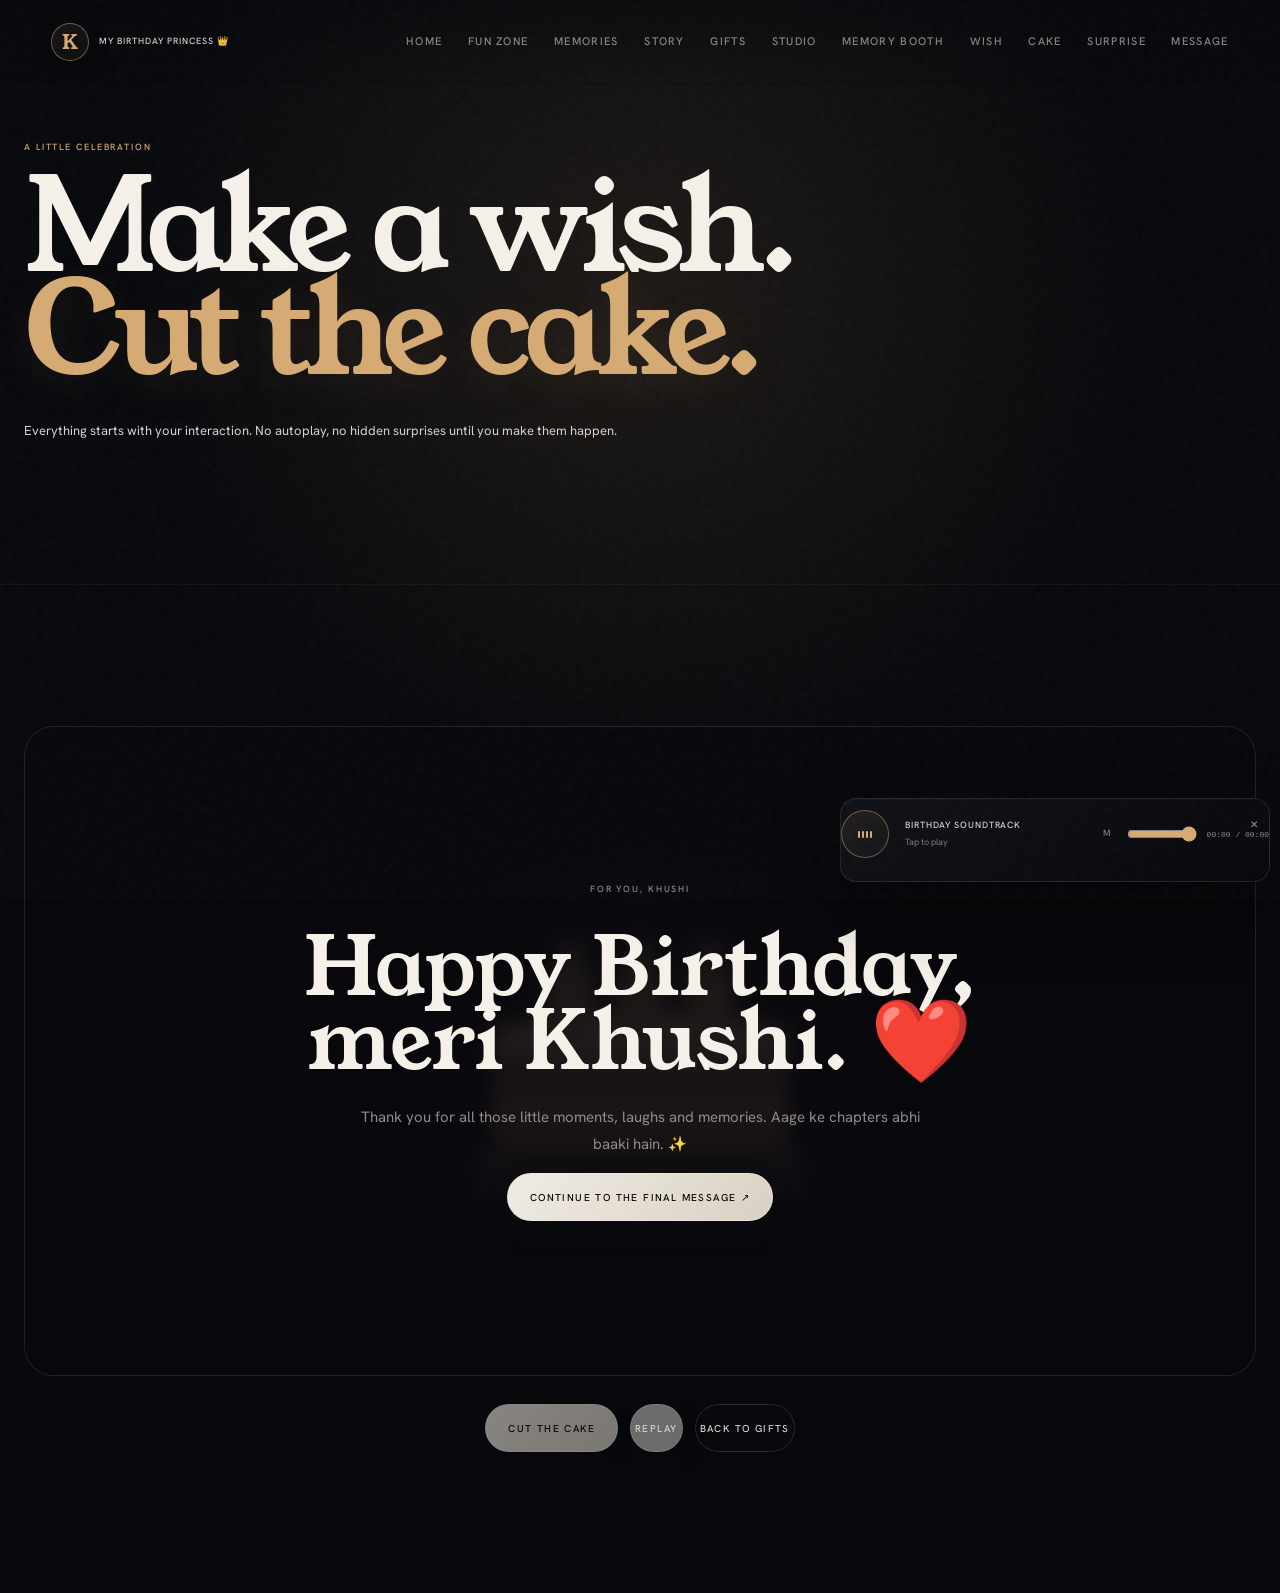
<file: cake-celebration.html>
<!doctype html><html lang="en"><head><meta charset="utf-8"><meta name="viewport" content="width=device-width,initial-scale=1,viewport-fit=cover"><meta name="description" content="A cinematic birthday cake celebration for Khushi."><meta name="theme-color" content="#08090d">
<link rel="icon" href="favicon.svg" type="image/svg+xml">
<link rel="manifest" href="site.webmanifest"><title>Cake Celebration · Khushi</title><link rel="preconnect" href="https://fonts.googleapis.com"><link rel="preconnect" href="https://fonts.gstatic.com" crossorigin><link href="https://fonts.googleapis.com/css2?family=Young+Serif&family=Hanken+Grotesk:wght@300;400;500;600&display=swap" rel="stylesheet"><link rel="stylesheet" href="css/style.css"><link rel="stylesheet" href="css/animations.css"><link rel="stylesheet" href="css/cake-celebration.css"><script src="js/config.js" defer></script><script src="js/progress.js" defer></script><script src="js/main.js" defer></script><script src="js/easter-eggs.js" defer></script><script src="js/cake-celebration.js" defer></script><script src="js/final-celebration.js" defer></script><link rel="stylesheet" href="css/part7-polish.css">
<link rel="preload" as="audio" href="music/birthday.mp3" type="audio/mpeg">
<link rel="stylesheet" href="css/v2-foundation.css"><link rel="stylesheet" href="css/final-celebration.css"></head><body class="page-cake-celebration"><a class="skip-link" href="#main-content">Skip to content</a><div class="page-transition" id="pageTransition" aria-hidden="true"><span class="transition-mark">K</span></div><div class="page-noise" aria-hidden="true"></div><header class="site-header"><a href="index.html" class="brand"><span class="brand-mark">K</span><span class="brand-text">My Birthday Princess 👑</span></a><button class="nav-toggle" id="navToggle" type="button" aria-label="Open navigation" aria-expanded="false"><span></span><span></span></button><nav class="site-nav" id="siteNav" aria-label="Main navigation"><a href="index.html" class="nav-link">Home</a><a href="fun-zone.html" class="nav-link">Fun Zone</a><a href="memories.html" class="nav-link">Memories</a><a href="story.html" class="nav-link">Story</a><a href="mystery-gifts.html" class="nav-link">Gifts</a><a href="sticker-studio.html" class="nav-link">Studio</a><a href="memory-booth.html" class="nav-link">Memory Booth</a><a href="wish-generator.html" class="nav-link">Wish</a><a href="cake-celebration.html" class="nav-link">Cake</a><a href="surprise.html" class="nav-link">Surprise</a><a href="message.html" class="nav-link">Message</a></nav></header><main id="main-content"><section class="cake-hero section"><div class="container"><p class="eyebrow">A little celebration</p><h1 class="page-title">Make a wish.<br><em>Cut the cake.</em></h1><p class="page-intro">Everything starts with your interaction. No autoplay, no hidden surprises until you make them happen.</p></div></section><section class="cinematic-cake section"><div class="container"><div class="cake-celebration-stage" id="cakeStage"><div class="cake-ambient"></div><div class="cake-plate"></div><div class="cake-art" id="cakeArt"><div class="cake-top"></div><div class="cake-layer cake-upper"></div><div class="cake-layer cake-lower"></div><div class="cake-base"></div><div class="candles" id="candles"><button class="cake-candle" type="button" data-candle="1" aria-label="Extinguish candle 1"><i></i></button><button class="cake-candle" type="button" data-candle="2" aria-label="Extinguish candle 2"><i></i></button><button class="cake-candle" type="button" data-candle="3" aria-label="Extinguish candle 3"><i></i></button></div><div class="cake-slice" id="cakeSlice" aria-hidden="true"></div></div><div class="cake-knife" id="cakeKnife" aria-hidden="true">🔪</div><div class="cake-status" id="cakeStatus" role="status" aria-live="polite">Tap each candle to begin.</div><div class="cake-message" id="cakeMessage" hidden><p class="eyebrow">For you, Khushi</p><h2>Happy Birthday,<br><em>meri Khushi. ❤️</em></h2><p>Thank you for all those little moments, laughs and memories. Aage ke chapters abhi baaki hain. ✨</p><a class="button button--primary" href="message.html">Continue to the final message ↗</a></div></div><div class="cake-actions"><button class="button button--primary" id="cutCake" type="button" disabled>Cut the cake</button><button class="button button--text" id="replayCake" type="button">Replay</button><a class="button button--text" href="mystery-gifts.html">Back to Gifts</a></div></div><noscript><div class="final-noscript-phone" aria-label="Final birthday message fallback"><div class="final-noscript-phone__screen"><p class="eyebrow">Final birthday message</p><h2>One Last Thing…</h2><p>The final personal message is available on the message page.</p><a class="button button--primary" href="message.html">Read the final message ↗</a></div></div></noscript>
<div class="final-celebration-entry" id="finalCelebrationEntry" hidden aria-live="polite">
<div class="final-celebration-entry__inner">
<p class="eyebrow">One final little chapter</p>
<h2>The celebration is ready.</h2>
<p>The cake is done. One last cinematic reveal is waiting whenever you are ready.</p>
<button class="button button--primary" id="openFinalCelebration" type="button">Open the final reveal ↗</button>
</div>
</div></section></main><div class="music-player" id="musicPlayer" aria-label="Birthday music player">
<audio id="birthdayAudio" preload="none" data-src="music/birthday.mp3" loop></audio>
<button class="music-main" id="musicToggle" type="button" aria-label="Play birthday music" aria-pressed="false"><span class="music-bars" aria-hidden="true"><i></i><i></i><i></i><i></i></span></button>
<div class="music-meta"><span class="music-title">Birthday soundtrack</span><span class="music-status" id="musicStatus">Tap to play</span></div>
<div class="music-controls"><button type="button" id="musicMute" aria-label="Mute music">M</button><input id="musicVolume" type="range" min="0" max="1" step="0.01" value="1" aria-label="Volume"><span id="musicTime">00:00 / 00:00</span></div>
<input class="music-progress" id="musicProgress" type="range" min="0" max="100" step="0.1" value="0" aria-label="Music progress">
<button class="music-close" id="musicClose" type="button" aria-label="Minimize music player">×</button>
</div>
<section class="final-celebration" id="finalCelebration" hidden aria-hidden="true" role="dialog" aria-modal="true" aria-labelledby="finalCelebrationTitle">
  <div class="final-celebration__backdrop" aria-hidden="true"></div>
  <div class="final-celebration__atmosphere" aria-hidden="true">
    <span class="final-celebration__orb final-celebration__orb--one"></span>
    <span class="final-celebration__orb final-celebration__orb--two"></span>
    <span class="final-celebration__tree" aria-hidden="true"></span>
  </div>
  <div class="final-celebration__scene">
    <div class="final-celebration__copy">
      <p class="eyebrow" id="finalCelebrationEyebrow">The final little surprise</p>
      <h2 id="finalCelebrationTitle">Happy Birthday,<br><em>Khushi.</em></h2>
      <p id="finalCelebrationStatus" class="final-celebration__status" role="status" aria-live="polite">The celebration is settling into one last reveal.</p>
    </div>
    <div class="final-phone" id="finalPhone" aria-label="Final birthday surprise phone">
      <div class="final-phone__hardware" aria-hidden="true">
        <span class="final-phone__speaker"></span><span class="final-phone__camera"></span>
      </div>
      <div class="final-phone__screen" id="finalPhoneScreen">
        <div class="final-phone__statusbar" aria-hidden="true"><span>Birthday</span><span>·</span><span>private</span></div>
        <div class="final-phone__screen-content final-phone__screen-content--sleep" id="finalPhoneSleep">
          <p class="final-phone__sleep-kicker">One last thing…</p>
          <div class="final-phone__sleep-glow" aria-hidden="true"></div>
        </div>
        <div class="final-phone__screen-content final-phone__screen-content--active" id="finalPhoneActive" hidden>
          <p class="final-phone__incoming-label">A final little message</p>
          <button class="final-phone__message-preview" id="openFinalMessage" type="button">
            <span class="final-phone__message-dot" aria-hidden="true"></span>
            <span><strong>One Last Thing…</strong><small>Tap to open</small></span>
          </button>
        </div>
        <div class="final-phone__screen-content final-phone__screen-content--message" id="finalPhoneMessage" hidden>
          <div class="final-phone__message-head">
            <div><span class="final-phone__message-kicker">Final message</span><strong>For Khushi.</strong></div>
            <button class="final-phone__mini-close" id="closeFinalMessage" type="button" aria-label="Close final message">×</button>
          </div>
          <article class="final-phone__letter" id="finalPhoneLetter" tabindex="0" aria-label="Final birthday message"></article>
          <div class="final-phone__message-actions">
            <button class="button button--text" id="backToPhone" type="button">Back to phone</button>
            <a class="button button--text" href="message.html">Read the full message ↗</a>
          </div>
        </div>
      </div>
      <button class="final-phone__screen-action" id="activateFinalPhone" type="button">Wake the final reveal</button>
    </div>
    <div class="final-celebration__actions">
      <button class="button button--primary" id="finalCelebrationContinue" type="button" hidden>Replay final reveal ↗</button>
      <button class="button button--text" id="closeFinalCelebration" type="button">Back to celebration</button>
    </div>
  </div>
</section>
</body></html>
</file>
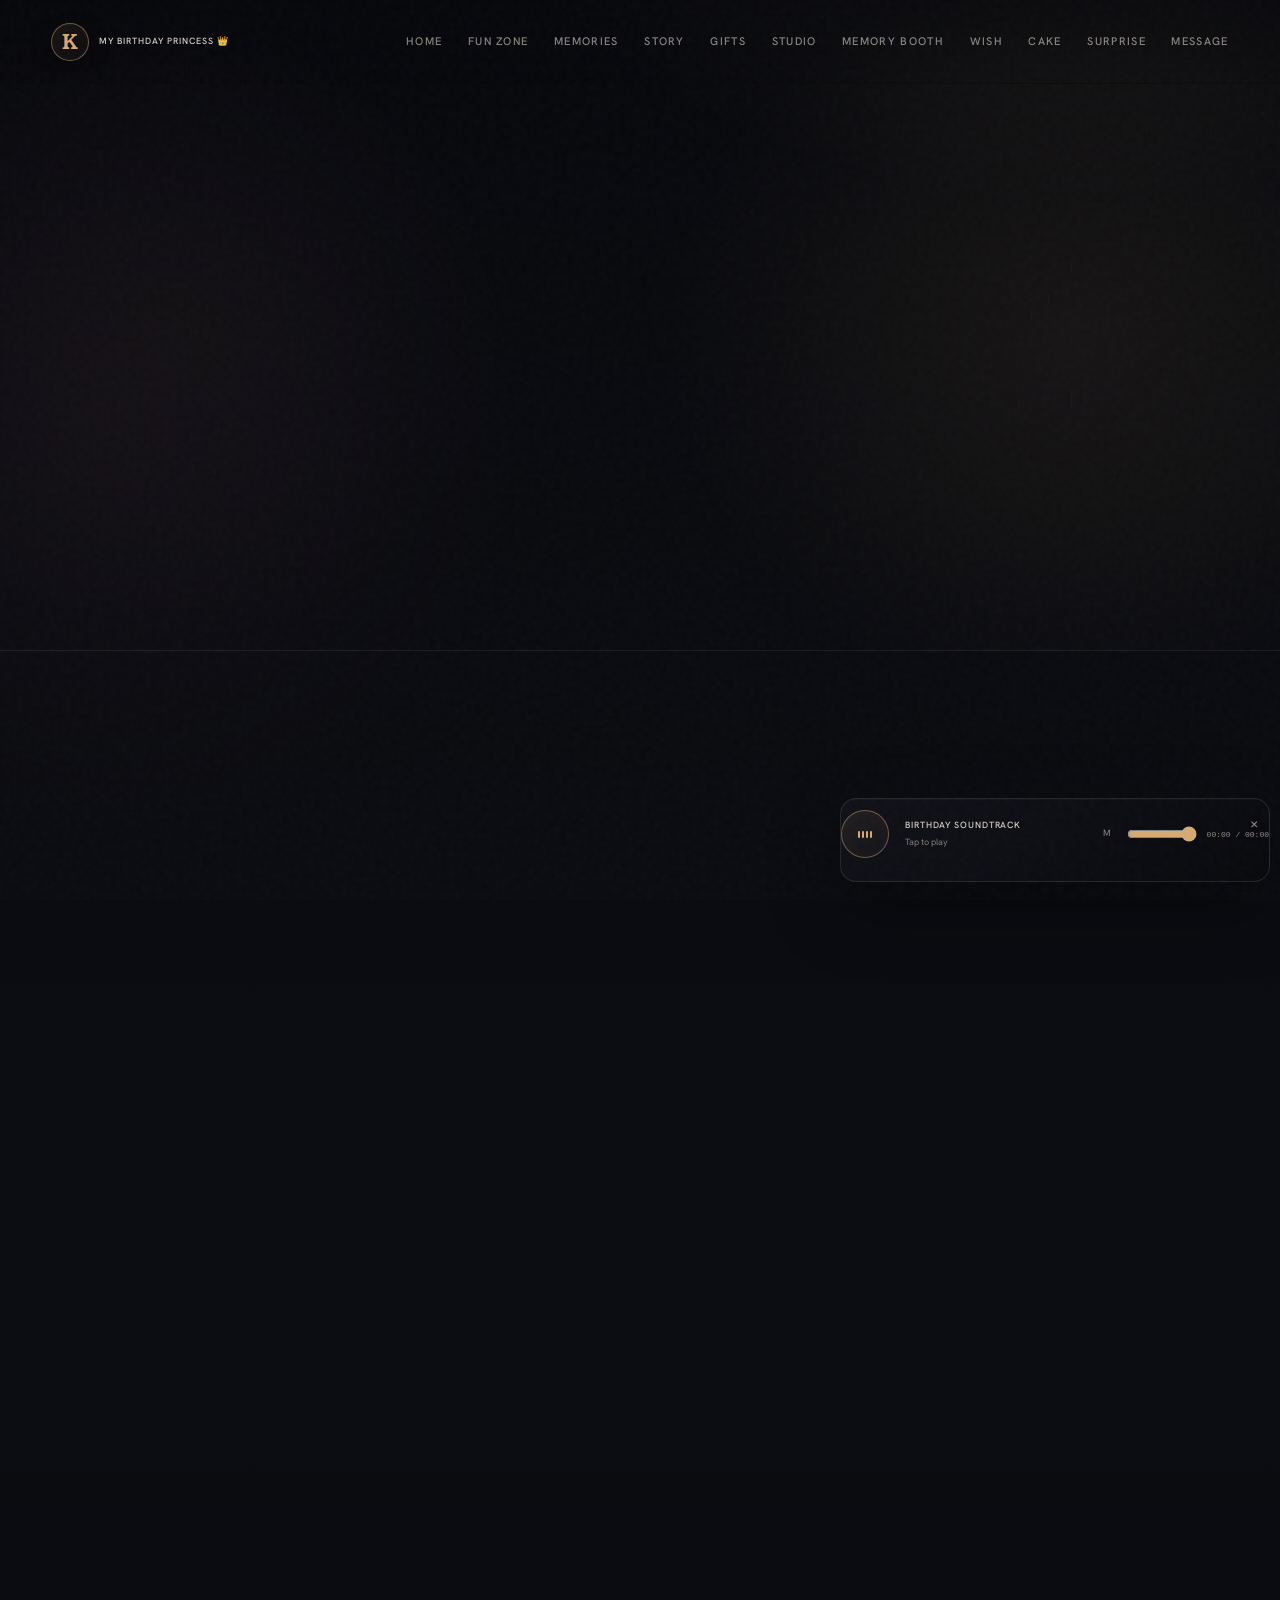
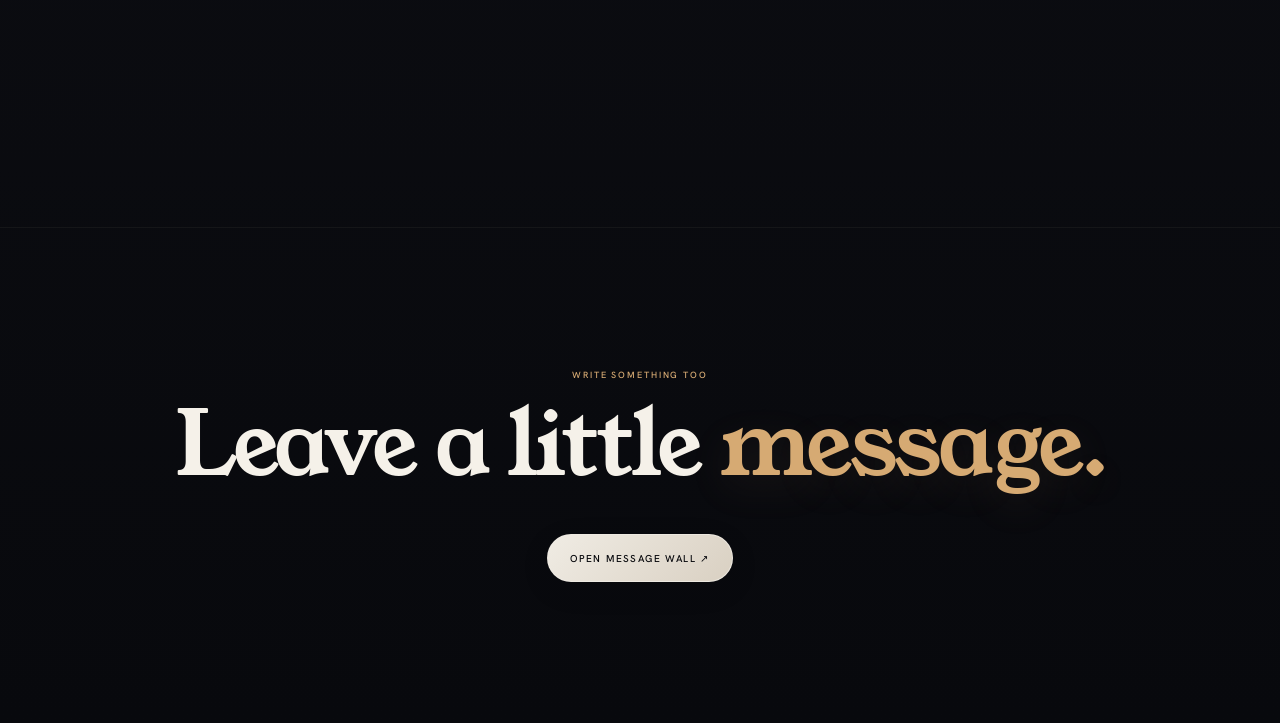
<file: memory-booth.html>
<!doctype html><html lang="en"><head><meta charset="utf-8"><meta name="viewport" content="width=device-width,initial-scale=1,viewport-fit=cover"><meta name="theme-color" content="#08090d">
<link rel="icon" href="favicon.svg" type="image/svg+xml">
<link rel="manifest" href="site.webmanifest"><meta name="description" content="Create a local birthday Memory Booth snapshot for Khushi."><title>Memory Booth · Khushi</title><link rel="preconnect" href="https://fonts.googleapis.com"><link rel="preconnect" href="https://fonts.gstatic.com" crossorigin><link href="https://fonts.googleapis.com/css2?family=Young+Serif&family=Hanken+Grotesk:wght@300;400;500;600&display=swap" rel="stylesheet"><link rel="stylesheet" href="css/style.css"><link rel="stylesheet" href="css/animations.css"><link rel="stylesheet" href="css/memory-booth.css"><script src="js/config.js" defer></script><script src="js/main.js" defer></script><script src="js/progress.js" defer></script><script src="js/easter-eggs.js" defer></script><script src="js/memory-booth.js" defer></script><link rel="stylesheet" href="css/part7-polish.css">
<link rel="preload" as="audio" href="music/birthday.mp3" type="audio/mpeg">
<link rel="stylesheet" href="css/v2-foundation.css"></head><body class="page-memory-booth"><a class="skip-link" href="#main-content">Skip to content</a><div class="page-transition" id="pageTransition" aria-hidden="true"><span class="transition-mark">K</span></div><div class="page-noise" aria-hidden="true"></div><header class="site-header"><a href="index.html" class="brand"><span class="brand-mark">K</span><span class="brand-text">My Birthday Princess 👑</span></a><button class="nav-toggle" id="navToggle" type="button" aria-label="Open navigation" aria-expanded="false"><span></span><span></span></button><nav class="site-nav" id="siteNav" aria-label="Main navigation"><a href="index.html" class="nav-link">Home</a><a href="fun-zone.html" class="nav-link">Fun Zone</a><a href="memories.html" class="nav-link">Memories</a><a href="story.html" class="nav-link">Story</a><a href="mystery-gifts.html" class="nav-link">Gifts</a><a href="sticker-studio.html" class="nav-link">Studio</a><a href="memory-booth.html" class="nav-link">Memory Booth</a><a href="wish-generator.html" class="nav-link">Wish</a><a href="cake-celebration.html" class="nav-link">Cake</a><a href="surprise.html" class="nav-link">Surprise</a><a href="message.html" class="nav-link">Message</a></nav></header><main id="main-content"><section class="page-hero booth-hero"><div class="container"><p class="eyebrow reveal">Keep a little moment</p><h1 class="page-title reveal">Memory<br><em>Booth.</em></h1><p class="page-intro reveal">Create a birthday-style snapshot. Use the demo mode anytime, or switch to your camera after you choose to grant permission.</p></div></section><section class="section"><div class="container"><div class="memory-booth-shell"><div class="booth-stage reveal"><div class="booth-preview-wrap"><img class="booth-demo" id="boothDemo" src="images/memories/memory-01.jpg" alt="Demo memory background"><video class="booth-video" id="boothVideo" playsinline muted aria-label="Memory Booth camera preview"></video><canvas class="booth-canvas" id="boothCanvas" aria-label="Captured memory"></canvas><div class="booth-overlay booth-frame--classic" id="boothOverlay"><span class="booth-sticker s1">⭐</span><span class="booth-sticker s2">✨</span><span class="booth-sticker s3">❤️</span><span class="booth-sticker s4">💫</span><div class="booth-caption" id="boothCaption">Birthday memories ✨</div></div></div><div class="booth-actions booth-actions--stage"><button class="button button--primary" id="boothCapture" type="button">Capture photo</button><button class="button button--text" id="boothRetake" type="button">Retake</button><button class="button button--text" id="boothUsePhoto" type="button">Use photo</button><button class="button button--text" id="boothDownload" type="button">Download ↗</button></div><p class="booth-status" id="boothStatus" role="status" aria-live="polite">Demo Memory is ready.</p></div><aside class="booth-controls"><div class="booth-panel reveal"><h3>Choose a mode</h3><div class="mode-tabs"><button class="mode-tab is-active" type="button" data-mode="demo">Demo Memory</button><button class="mode-tab" type="button" data-mode="camera">Camera Memory</button></div><p class="privacy-note">Your photo stays on your device and is not uploaded.</p></div><div class="booth-panel reveal"><h3>Frame</h3><div class="frame-grid"><button class="frame-button is-active" type="button" data-frame="classic">Classic</button><button class="frame-button" type="button" data-frame="midnight">Midnight</button><button class="frame-button" type="button" data-frame="soft">Soft</button><button class="frame-button" type="button" data-frame="stars">Stars</button><button class="frame-button" type="button" data-frame="minimal">Minimal</button></div></div><div class="booth-panel reveal"><h3>Caption</h3><div class="booth-caption-presets"><button class="caption-preset" type="button" data-caption="Birthday memories ✨">Birthday memories</button><button class="caption-preset" type="button" data-caption="Another beautiful memory ❤️">Beautiful memory</button><button class="caption-preset" type="button" data-caption="Made a little birthday magic 🎂">Birthday magic</button><button class="caption-preset" type="button" data-caption="One more memory to keep 🥰">One more memory</button></div><textarea class="booth-caption-input" id="boothCaptionInput" maxlength="120" placeholder="Write your own caption…" aria-label="Memory caption"></textarea></div><div class="booth-panel reveal"><h3>Stickers</h3><div class="booth-sticker-pick"><button type="button" data-sticker="🎂" aria-label="Add cake sticker">🎂</button><button type="button" data-sticker="🎈" aria-label="Add balloon sticker">🎈</button><button type="button" data-sticker="🎁" aria-label="Add gift sticker">🎁</button><button type="button" data-sticker="❤️" aria-label="Add heart sticker">❤️</button><button type="button" data-sticker="⭐" aria-label="Add star sticker">⭐</button><button type="button" data-sticker="✨" aria-label="Add sparkle sticker">✨</button></div></div><div class="booth-panel reveal"><div class="booth-actions"><button class="button button--text" id="boothSaveSettings" type="button">Save settings locally</button><a class="button button--text" href="sticker-studio.html">Sticker Studio ↗</a></div></div></aside></div></div></section><section class="section"><div class="container closing-content"><p class="eyebrow">Write something too</p><h2>Leave a little <em>message.</em></h2><a class="button button--primary" href="message.html">Open Message Wall ↗</a></div></section></main><div class="music-player" id="musicPlayer" aria-label="Birthday music player"><audio id="birthdayAudio" preload="none" data-src="music/birthday.mp3" loop></audio><button class="music-main" id="musicToggle" type="button" aria-label="Play birthday music" aria-pressed="false"><span class="music-bars" aria-hidden="true"><i></i><i></i><i></i><i></i></span></button><div class="music-meta"><span class="music-title">Birthday soundtrack</span><span class="music-status" id="musicStatus">Tap to play</span></div><div class="music-controls"><button type="button" id="musicMute" aria-label="Mute music">M</button><input id="musicVolume" type="range" min="0" max="1" step="0.01" value="1" aria-label="Volume"><span id="musicTime">00:00 / 00:00</span></div><input class="music-progress" id="musicProgress" type="range" min="0" max="100" step="0.1" value="0" aria-label="Music progress"><button class="music-close" id="musicClose" type="button" aria-label="Minimize music player">×</button></div></body></html>
</file>
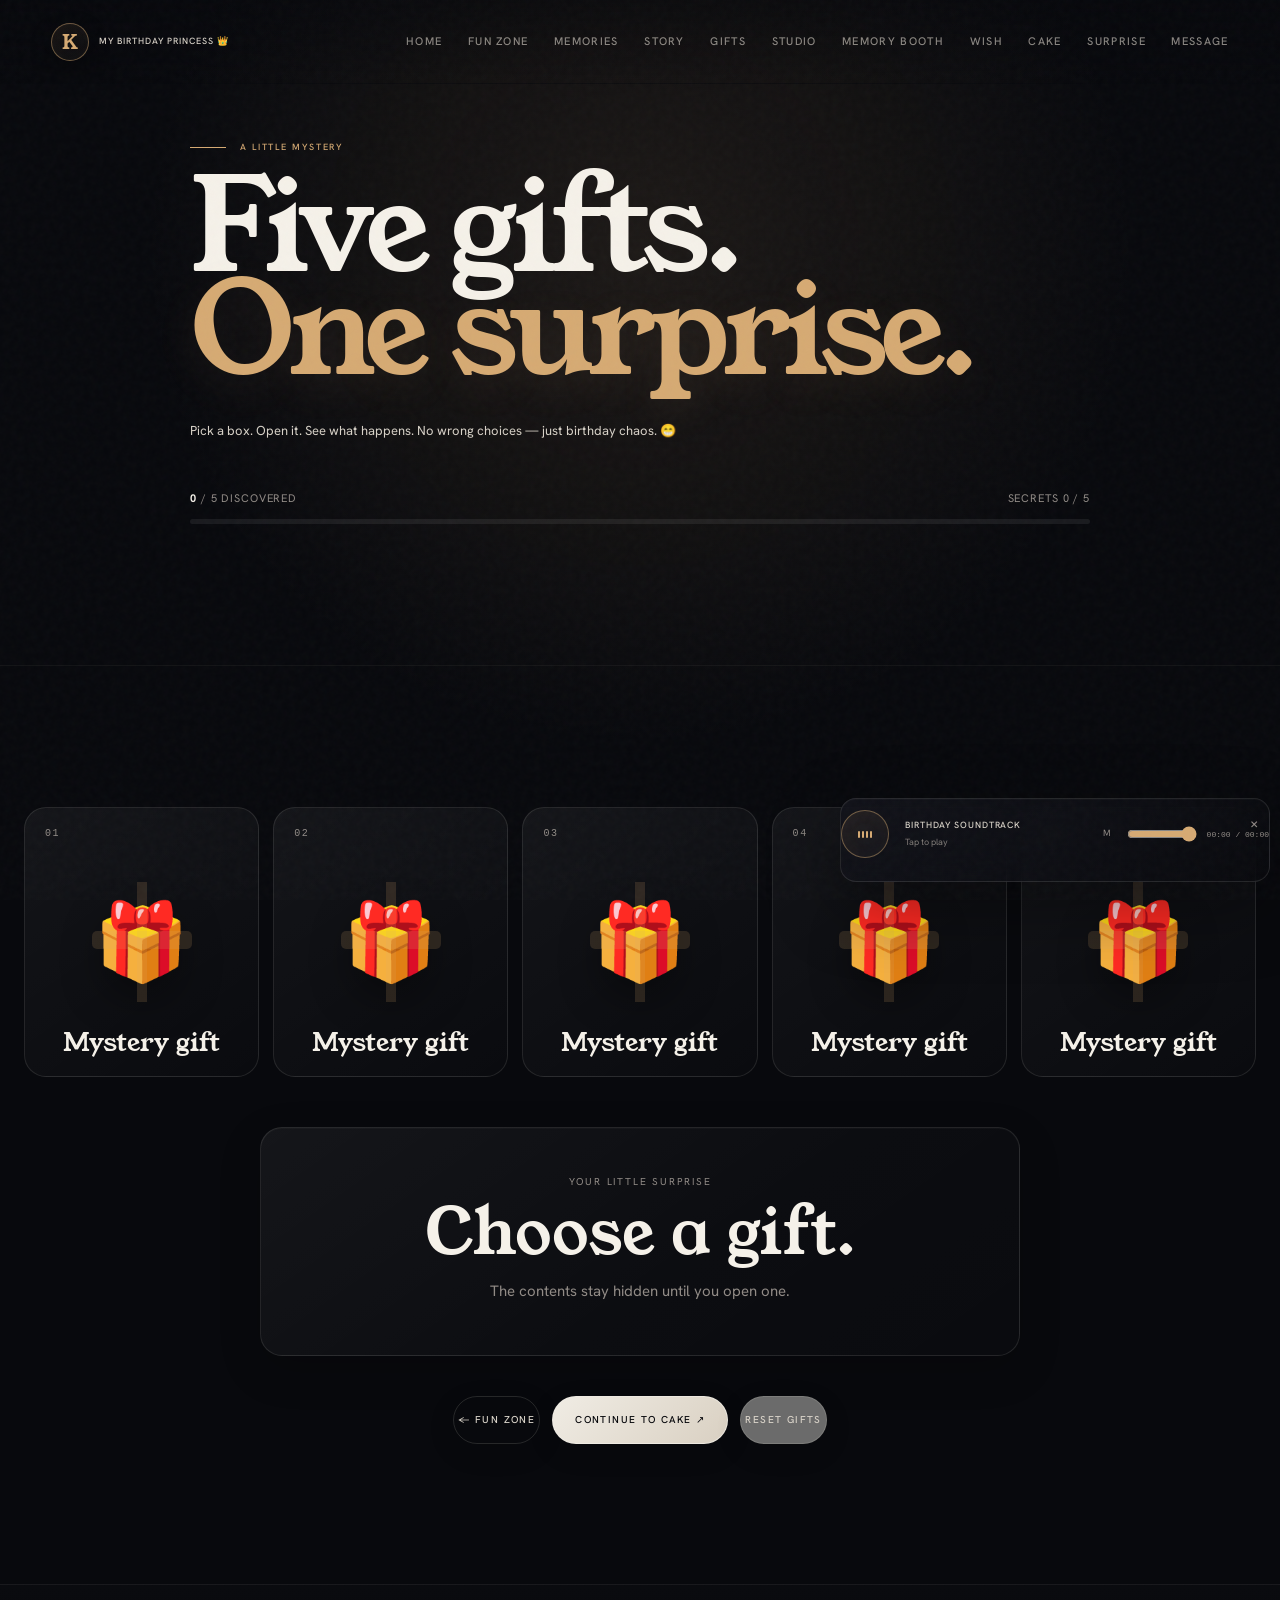
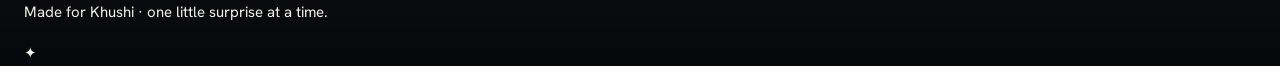
<file: mystery-gifts.html>
<!doctype html><html lang="en"><head><meta charset="utf-8"><meta name="viewport" content="width=device-width,initial-scale=1,viewport-fit=cover"><meta name="description" content="Five little mystery gifts for Khushi."><meta name="theme-color" content="#08090d">
<link rel="icon" href="favicon.svg" type="image/svg+xml">
<link rel="manifest" href="site.webmanifest"><title>Mystery Gifts · Khushi</title><link rel="preconnect" href="https://fonts.googleapis.com"><link rel="preconnect" href="https://fonts.gstatic.com" crossorigin><link href="https://fonts.googleapis.com/css2?family=Young+Serif&family=Hanken+Grotesk:wght@300;400;500;600&display=swap" rel="stylesheet"><link rel="stylesheet" href="css/style.css"><link rel="stylesheet" href="css/animations.css"><link rel="stylesheet" href="css/mystery-gifts.css"><script src="js/config.js" defer></script><script src="https://cdnjs.cloudflare.com/ajax/libs/gsap/3.12.5/gsap.min.js" defer></script><script src="js/animations.js" defer></script><script src="js/progress.js" defer></script><script src="js/main.js" defer></script><script src="js/easter-eggs.js" defer></script><script src="js/mystery-gifts.js" defer></script><link rel="stylesheet" href="css/part7-polish.css">
<link rel="preload" as="audio" href="music/birthday.mp3" type="audio/mpeg">
<link rel="stylesheet" href="css/v2-foundation.css"></head><body class="page-mystery"><a class="skip-link" href="#main-content">Skip to content</a><div class="page-transition" id="pageTransition" aria-hidden="true"><span class="transition-mark">K</span></div><div class="page-noise" aria-hidden="true"></div><header class="site-header"><a href="index.html" class="brand" aria-label="Khushi Birthday Home"><span class="brand-mark">K</span><span class="brand-text">My Birthday Princess 👑</span></a><button class="nav-toggle" id="navToggle" type="button" aria-label="Open navigation" aria-expanded="false"><span></span><span></span></button><nav class="site-nav" id="siteNav" aria-label="Main navigation"><a href="index.html" class="nav-link">Home</a><a href="fun-zone.html" class="nav-link">Fun Zone</a><a href="memories.html" class="nav-link">Memories</a><a href="story.html" class="nav-link">Story</a><a href="mystery-gifts.html" class="nav-link">Gifts</a><a href="sticker-studio.html" class="nav-link">Studio</a><a href="memory-booth.html" class="nav-link">Memory Booth</a><a href="wish-generator.html" class="nav-link">Wish</a><a href="cake-celebration.html" class="nav-link">Cake</a><a href="surprise.html" class="nav-link">Surprise</a><a href="message.html" class="nav-link">Message</a></nav></header><main id="main-content"><section class="mystery-hero section"><div class="container mystery-head"><p class="eyebrow reveal"><span class="eyebrow-line"></span>A little mystery</p><h1 class="page-title reveal">Five gifts.<br><em>One surprise.</em></h1><p class="page-intro reveal">Pick a box. Open it. See what happens. No wrong choices — just birthday chaos. 😁</p><div class="gift-progress"><span><strong id="giftCount">0</strong> / 5 discovered</span><span id="secretCount">Secrets 0 / 5</span></div><div class="mystery-progress"><span id="giftProgressBar"></span></div></div></section><section class="gift-grid-section section"><div class="container"><div class="mystery-grid" id="mysteryGrid"></div><div class="mystery-result" id="mysteryResult" role="status" aria-live="polite"><p class="result-kicker">Your little surprise</p><h2 id="resultTitle">Choose a gift.</h2><p id="resultText">The contents stay hidden until you open one.</p></div><div class="final-gift" id="finalGift" hidden><div class="final-gift-glow"></div><div class="final-box" id="finalBox" role="button" tabindex="0" aria-label="Open the final gift">🎁</div><p class="eyebrow">All five discovered</p><h2>There was one more.</h2><p id="finalText">You found the final little surprise. ❤️</p><button class="button button--primary" id="openFinal" type="button">Open the final gift</button></div><div class="mystery-actions"><a class="button button--text" href="fun-zone.html">← Fun Zone</a><a class="button button--primary" href="cake-celebration.html">Continue to Cake ↗</a><button class="button button--text" id="resetGifts" type="button">Reset gifts</button></div></div></section></main><footer class="site-footer"><div class="container footer-grid"><p>Made for Khushi · one little surprise at a time.</p><span>✦</span></div></footer><div class="music-player" id="musicPlayer" aria-label="Birthday music player">
<audio id="birthdayAudio" preload="none" data-src="music/birthday.mp3" loop></audio>
<button class="music-main" id="musicToggle" type="button" aria-label="Play birthday music" aria-pressed="false"><span class="music-bars" aria-hidden="true"><i></i><i></i><i></i><i></i></span></button>
<div class="music-meta"><span class="music-title">Birthday soundtrack</span><span class="music-status" id="musicStatus">Tap to play</span></div>
<div class="music-controls"><button type="button" id="musicMute" aria-label="Mute music">M</button><input id="musicVolume" type="range" min="0" max="1" step="0.01" value="1" aria-label="Volume"><span id="musicTime">00:00 / 00:00</span></div>
<input class="music-progress" id="musicProgress" type="range" min="0" max="100" step="0.1" value="0" aria-label="Music progress">
<button class="music-close" id="musicClose" type="button" aria-label="Minimize music player">×</button>
</div></body></html>
</file>
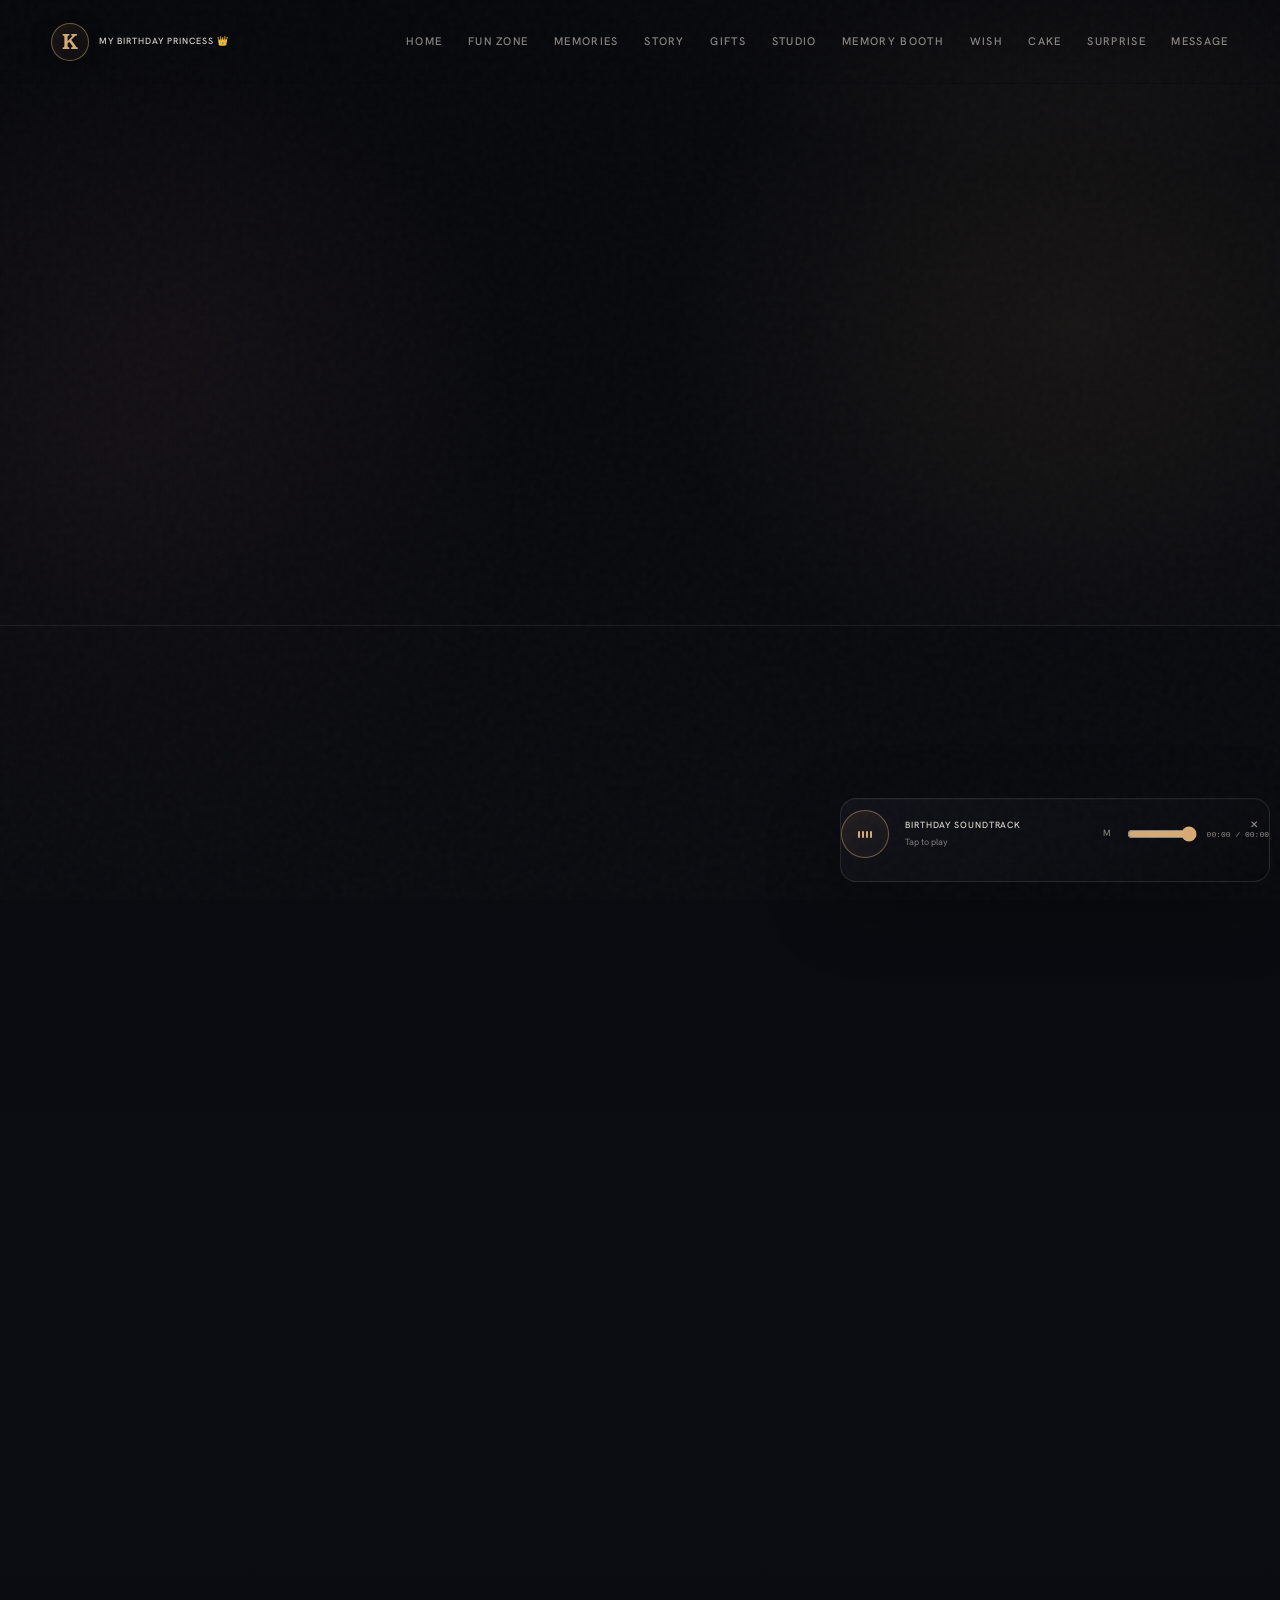
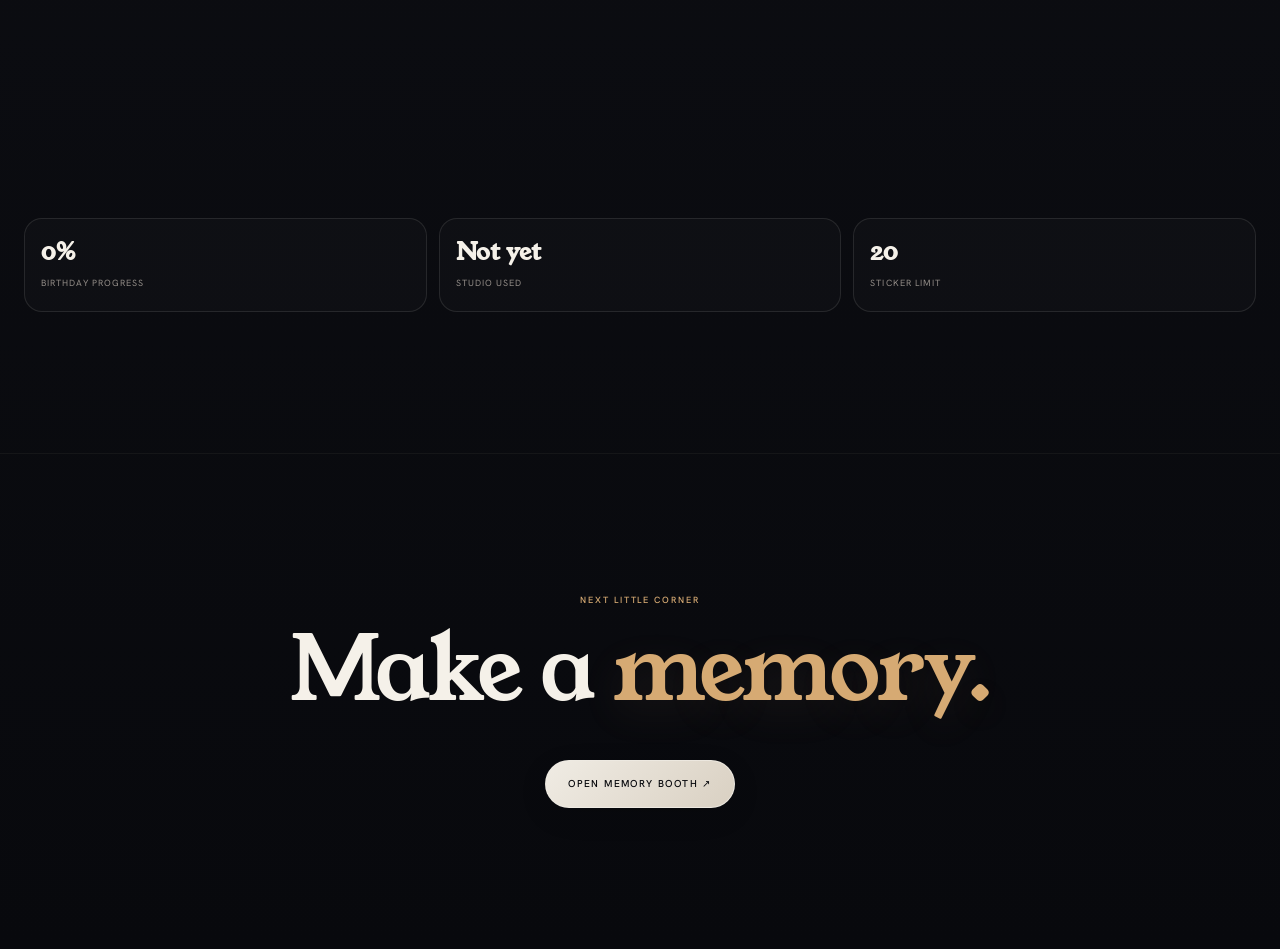
<file: sticker-studio.html>
<!doctype html><html lang="en"><head><meta charset="utf-8"><meta name="viewport" content="width=device-width,initial-scale=1,viewport-fit=cover"><meta name="theme-color" content="#08090d">
<link rel="icon" href="favicon.svg" type="image/svg+xml">
<link rel="manifest" href="site.webmanifest"><meta name="description" content="A creative birthday sticker studio for Khushi."><title>Sticker Studio · Khushi</title><link rel="preconnect" href="https://fonts.googleapis.com"><link rel="preconnect" href="https://fonts.gstatic.com" crossorigin><link href="https://fonts.googleapis.com/css2?family=Young+Serif&family=Hanken+Grotesk:wght@300;400;500;600&display=swap" rel="stylesheet"><link rel="stylesheet" href="css/style.css"><link rel="stylesheet" href="css/animations.css"><link rel="stylesheet" href="css/sticker-studio.css"><script src="js/config.js" defer></script><script src="js/main.js" defer></script><script src="js/progress.js" defer></script><script src="js/easter-eggs.js" defer></script><script src="js/sticker-studio.js" defer></script><link rel="stylesheet" href="css/part7-polish.css">
<link rel="preload" as="audio" href="music/birthday.mp3" type="audio/mpeg">
<link rel="stylesheet" href="css/v2-foundation.css"></head><body class="page-sticker-studio"><a class="skip-link" href="#main-content">Skip to content</a><div class="page-transition" id="pageTransition" aria-hidden="true"><span class="transition-mark">K</span></div><div class="page-noise" aria-hidden="true"></div><header class="site-header"><a href="index.html" class="brand"><span class="brand-mark">K</span><span class="brand-text">My Birthday Princess 👑</span></a><button class="nav-toggle" id="navToggle" type="button" aria-label="Open navigation" aria-expanded="false"><span></span><span></span></button><nav class="site-nav" id="siteNav" aria-label="Main navigation"><a href="index.html" class="nav-link">Home</a><a href="fun-zone.html" class="nav-link">Fun Zone</a><a href="memories.html" class="nav-link">Memories</a><a href="story.html" class="nav-link">Story</a><a href="mystery-gifts.html" class="nav-link">Gifts</a><a href="sticker-studio.html" class="nav-link">Studio</a><a href="memory-booth.html" class="nav-link">Memory Booth</a><a href="wish-generator.html" class="nav-link">Wish</a><a href="cake-celebration.html" class="nav-link">Cake</a><a href="surprise.html" class="nav-link">Surprise</a><a href="message.html" class="nav-link">Message</a></nav></header><main id="main-content"><section class="page-hero studio-hero"><div class="container"><p class="eyebrow reveal">A little creative corner</p><h1 class="page-title reveal">Sticker<br><em>Studio.</em></h1><p class="page-intro reveal">Make a tiny birthday composition. Drag the stickers around, layer them, and save your own little creation.</p></div></section><section class="section"><div class="container"><div class="studio-grid"><div class="studio-canvas-wrap reveal"><div class="studio-canvas" id="studioCanvas" aria-label="Sticker Studio canvas"><div class="studio-canvas-title">For Khushi ✨</div><div class="studio-canvas-subtitle">A tiny birthday creation</div></div><div class="studio-actions studio-actions--stage"><button class="button button--primary" id="studioExport" type="button">Save Creation ↗</button><button class="button button--text" id="studioClearSelection" type="button">Clear selection</button></div><p class="studio-export-note">Export stays on your device. Nothing from this canvas is uploaded.</p></div><aside class="studio-side"><div class="studio-panel reveal"><h3>Pick a sticker</h3><div class="sticker-tray" id="stickerTray"></div><p class="studio-hint" id="studioStatus" role="status" aria-live="polite">Add a sticker, then select it to edit.</p></div><div class="studio-panel reveal"><h3>Selected sticker</h3><div class="studio-control-grid"><button class="studio-control" id="studioRotate" type="button">Rotate ↻</button><button class="studio-control" id="studioScaleUp" type="button">Scale +</button><button class="studio-control" id="studioScaleDown" type="button">Scale −</button><button class="studio-control" id="studioDuplicate" type="button">Duplicate</button><button class="studio-control" id="studioLayerUp" type="button">Layer up</button><button class="studio-control" id="studioLayerDown" type="button">Layer down</button><button class="studio-control" id="studioDelete" type="button">Delete</button></div></div><div class="studio-panel reveal"><h3>Presets</h3><div class="preset-list"><button class="preset-button" type="button" data-preset="sweet"><strong>Sweet Birthday</strong><span>Soft, happy and a little sparkly.</span></button><button class="preset-button" type="button" data-preset="starry"><strong>Starry Night</strong><span>Glow, stars and dreamy little details.</span></button><button class="preset-button" type="button" data-preset="cute"><strong>Simple &amp; Cute</strong><span>A small composition with big birthday energy.</span></button></div></div><div class="studio-panel reveal"><div class="studio-actions"><button class="button button--text" id="studioSave" type="button">Save</button><button class="button button--text" id="studioLoad" type="button">Load</button><button class="button button--text" id="studioReset" type="button">Reset</button></div></div></aside></div><div class="creative-progress" aria-label="Creative progress"><div class="creative-stat"><strong id="studioProgressPercent">0%</strong><span>Birthday progress</span></div><div class="creative-stat"><strong id="studioUsedState">Not yet</strong><span>Studio used</span></div><div class="creative-stat"><strong>20</strong><span>Sticker limit</span></div></div></div></section><section class="section"><div class="container closing-content"><p class="eyebrow">Next little corner</p><h2>Make a <em>memory.</em></h2><a class="button button--primary" href="memory-booth.html">Open Memory Booth ↗</a></div></section></main><div class="music-player" id="musicPlayer" aria-label="Birthday music player"><audio id="birthdayAudio" preload="none" data-src="music/birthday.mp3" loop></audio><button class="music-main" id="musicToggle" type="button" aria-label="Play birthday music" aria-pressed="false"><span class="music-bars" aria-hidden="true"><i></i><i></i><i></i><i></i></span></button><div class="music-meta"><span class="music-title">Birthday soundtrack</span><span class="music-status" id="musicStatus">Tap to play</span></div><div class="music-controls"><button type="button" id="musicMute" aria-label="Mute music">M</button><input id="musicVolume" type="range" min="0" max="1" step="0.01" value="1" aria-label="Volume"><span id="musicTime">00:00 / 00:00</span></div><input class="music-progress" id="musicProgress" type="range" min="0" max="100" step="0.1" value="0" aria-label="Music progress"><button class="music-close" id="musicClose" type="button" aria-label="Minimize music player">×</button></div></body></html>
</file>
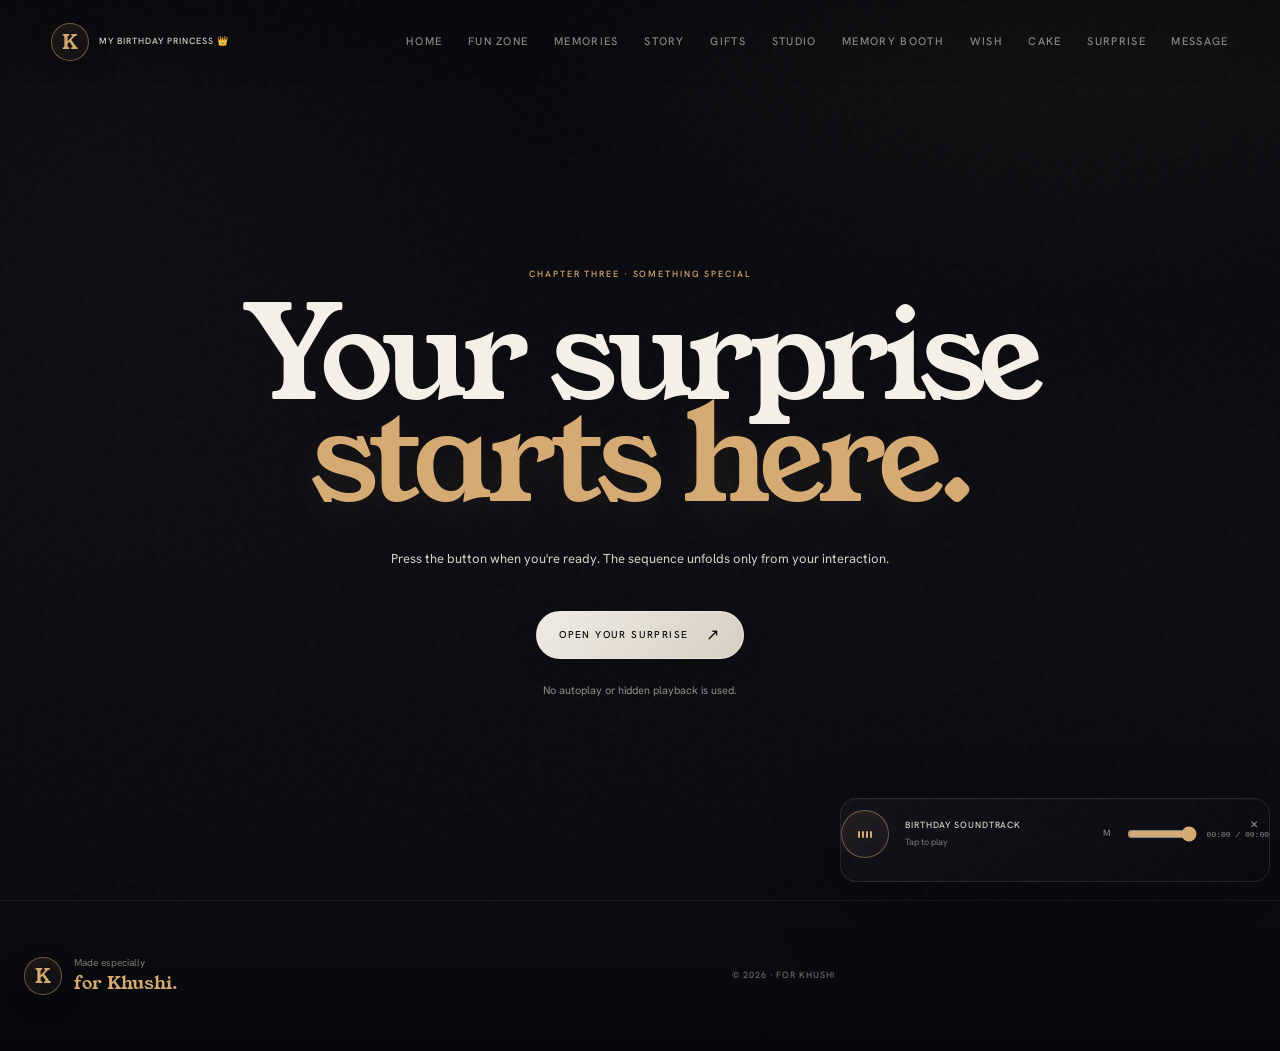
<file: surprise.html>
<!doctype html>
<html lang="en">
<head>
<meta charset="utf-8"><meta name="viewport" content="width=device-width,initial-scale=1,viewport-fit=cover">
<meta name="description" content="A special birthday surprise for Khushi."><meta name="theme-color" content="#08090d">
<link rel="icon" href="favicon.svg" type="image/svg+xml">
<link rel="manifest" href="site.webmanifest">
<title>Your Surprise · Khushi</title>
<link rel="preconnect" href="https://fonts.googleapis.com"><link rel="preconnect" href="https://fonts.gstatic.com" crossorigin>
<link href="https://fonts.googleapis.com/css2?family=Young+Serif&family=Hanken+Grotesk:wght@300;400;500;600&display=swap" rel="stylesheet">
<link rel="stylesheet" href="css/style.css"><link rel="stylesheet" href="css/animations.css">
<script src="js/config.js" defer></script><script src="https://cdnjs.cloudflare.com/ajax/libs/gsap/3.12.5/gsap.min.js" defer></script><script src="js/animations.js" defer></script><script src="js/main.js" defer></script><script src="js/pin-experience.js" defer></script><script src="js/surprise.js" defer></script>
<script src="js/progress.js" defer></script><script src="js/surprise-journey.js" defer></script><script src="js/easter-eggs.js" defer></script><link rel="stylesheet" href="css/part7-polish.css">
<link rel="preload" as="audio" href="music/birthday.mp3" type="audio/mpeg">
<link rel="stylesheet" href="css/v2-foundation.css"><link rel="stylesheet" href="css/pin-experience.css"><link rel="stylesheet" href="css/surprise-journey.css"></head>
<body class="page-surprise"><a class="skip-link" href="#main-content">Skip to content</a>
<div class="page-transition" id="pageTransition" aria-hidden="true"><span class="transition-mark">K</span></div><div class="page-noise" aria-hidden="true"></div>
<header class="site-header"><a href="index.html" class="brand"><span class="brand-mark">K</span><span class="brand-text">My Birthday Princess 👑</span></a><button class="nav-toggle" id="navToggle" type="button" aria-label="Open navigation" aria-expanded="false"><span></span><span></span></button><nav class="site-nav" id="siteNav" aria-label="Main navigation"><a href="index.html" class="nav-link">Home</a><a href="fun-zone.html" class="nav-link">Fun Zone</a><a href="memories.html" class="nav-link">Memories</a><a href="story.html" class="nav-link">Story</a><a href="mystery-gifts.html" class="nav-link">Gifts</a><a href="sticker-studio.html" class="nav-link">Studio</a><a href="memory-booth.html" class="nav-link">Memory Booth</a><a href="wish-generator.html" class="nav-link">Wish</a><a href="cake-celebration.html" class="nav-link">Cake</a><a href="surprise.html" class="nav-link">Surprise</a><a href="message.html" class="nav-link">Message</a></nav></header>
<main id="main-content">
<section class="fullscreen-intro" id="surpriseIntro"><div class="container fullscreen-content"><p class="eyebrow reveal">Chapter three · Something special</p><h1 class="page-title reveal">Your surprise<br><em>starts here.</em></h1><p class="page-intro reveal">Press the button when you're ready. The sequence unfolds only from your interaction.</p><button class="button button--primary reveal" type="button" id="surpriseButton"><span>Open Your Surprise</span><span class="button-arrow">↗</span></button><p class="interaction-note" id="surpriseNote" aria-live="polite">No autoplay or hidden playback is used.</p></div></section>
<section class="surprise-stage" id="surpriseStage" aria-hidden="true" role="dialog" aria-modal="true" aria-labelledby="surpriseTitle">
  <div class="surprise-orb orb-one" aria-hidden="true"></div>
  <div class="surprise-orb orb-two" aria-hidden="true"></div>
  <div class="surprise-particles" id="surpriseParticles" aria-hidden="true"></div>

  <section class="surprise-gate is-active" id="birthdayPinGate" aria-hidden="true" aria-labelledby="birthdayPinTitle">
    <div class="birthday-pin" id="birthdayPin" aria-label="Birthday PIN, 0 of 4 digits entered">
      <p class="birthday-pin__eyebrow">A private little chapter</p>
      <h2 class="birthday-pin__title" id="birthdayPinTitle">A tiny secret first.</h2>
      <p class="birthday-pin__hint">Enter the four-digit birthday PIN to unlock the next moment.</p>
      <div class="birthday-pin__dots" aria-hidden="true">
        <span class="birthday-pin__dot"></span><span class="birthday-pin__dot"></span>
        <span class="birthday-pin__dot"></span><span class="birthday-pin__dot"></span>
      </div>
      <p class="birthday-pin__status" id="birthdayPinStatus" role="status" aria-live="polite">Enter the four-digit birthday PIN.</p>
      <div class="birthday-pin__keypad" id="birthdayPinKeypad" aria-label="Birthday PIN keypad">
        <button class="birthday-pin__key" type="button" data-pin-action="1" aria-label="1">1</button>
        <button class="birthday-pin__key" type="button" data-pin-action="2" aria-label="2">2</button>
        <button class="birthday-pin__key" type="button" data-pin-action="3" aria-label="3">3</button>
        <button class="birthday-pin__key" type="button" data-pin-action="4" aria-label="4">4</button>
        <button class="birthday-pin__key" type="button" data-pin-action="5" aria-label="5">5</button>
        <button class="birthday-pin__key" type="button" data-pin-action="6" aria-label="6">6</button>
        <button class="birthday-pin__key" type="button" data-pin-action="7" aria-label="7">7</button>
        <button class="birthday-pin__key" type="button" data-pin-action="8" aria-label="8">8</button>
        <button class="birthday-pin__key" type="button" data-pin-action="9" aria-label="9">9</button>
        <button class="birthday-pin__key birthday-pin__key--secondary" type="button" data-pin-action="clear" aria-label="Clear PIN">Clear</button>
        <button class="birthday-pin__key birthday-pin__key--zero" type="button" data-pin-action="0" aria-label="0">0</button>
        <button class="birthday-pin__key birthday-pin__key--secondary" type="button" data-pin-action="backspace" aria-label="Delete last digit">⌫</button>
      </div>
      <button class="button button--text birthday-pin__fallback" id="birthdayPinFallback" type="button">Continue to surprise ↗</button>
    </div>
  </section>

  <section class="surprise-number-stage" id="birthdayNumberStage" aria-hidden="true" aria-labelledby="birthdayNumberTitle">
    <div class="birthday-number-stage__atmosphere" aria-hidden="true"></div>
    <div class="birthday-number-stage__copy">
      <p class="birthday-number-stage__eyebrow">The day begins here</p>
      <h2 class="birthday-number-stage__number" id="birthdayNumberTitle" aria-label="Birthday date number">08</h2>
      <p class="birthday-number-stage__date" id="birthdayNumberDate">08 October 2026</p>
    </div>
    <span class="birthday-number-stage__sweep" aria-hidden="true"></span>
    <button class="button button--text birthday-number-stage__continue" id="birthdayNumberContinue" type="button">Continue ↗</button>
  </section>

  <div class="surprise-content" id="surpriseRevealContent" aria-hidden="true">
    <section class="surprise-hub" id="surpriseHub" aria-labelledby="surpriseHubTitle">
      <div class="surprise-hub__head">
        <p class="surprise-hub__eyebrow">A little journey inside the surprise</p>
        <h2 class="surprise-hub__title" id="surpriseHubTitle">Discover.<br><em>Open. Play.</em></h2>
        <p class="surprise-hub__intro">A few small moments are waiting. Nothing is locked behind a difficult puzzle — just choose what you feel like opening next.</p>
        <div class="surprise-hub__progress" aria-live="polite">
          <span class="surprise-hub__progress-label">Discoveries</span>
          <strong id="surpriseJourneyProgress">0 / 3</strong>
          <span class="surprise-hub__progress-track" aria-hidden="true"><span id="surpriseJourneyProgressBar"></span></span>
          <span id="surpriseJourneyStatus" class="surprise-hub__progress-status">Nothing opened yet.</span>
        </div>
      </div>

      <div class="surprise-hub__grid" id="surpriseMomentGrid">
        <article class="surprise-moment" data-surprise-card="mystery">
          <div class="surprise-moment__top"><span class="surprise-moment__number">01</span><span class="surprise-moment__mark" aria-hidden="true">✦</span></div>
          <p class="surprise-moment__eyebrow">Discovery</p>
          <h3>Five gifts.<br><em>One surprise.</em></h3>
          <p>Open the existing Mystery Gifts experience and see which little surprise finds you first.</p>
          <a class="button button--primary surprise-moment__action" href="mystery-gifts.html" data-journey-action="mystery">Open Mystery Gifts <span aria-hidden="true">↗</span></a>
          <span class="surprise-moment__state" data-journey-state="mystery">Available</span>
        </article>

        <article class="surprise-moment" data-surprise-card="personal">
          <div class="surprise-moment__top"><span class="surprise-moment__number">02</span><span class="surprise-moment__mark" aria-hidden="true">♡</span></div>
          <p class="surprise-moment__eyebrow">Personal moment</p>
          <h3>A moment<br><em>for you.</em></h3>
          <p>The existing Surprise message, photo and words are still here — waiting to be opened as one quiet little reveal.</p>
          <button class="button button--primary surprise-moment__action" type="button" id="openPersonalMoment" data-journey-action="personal">Reveal the moment <span aria-hidden="true">↗</span></button>
          <span class="surprise-moment__state" data-journey-state="personal">Available</span>
        </article>

        <article class="surprise-moment" data-surprise-card="playful">
          <div class="surprise-moment__top"><span class="surprise-moment__number">03</span><span class="surprise-moment__mark" aria-hidden="true">＋</span></div>
          <p class="surprise-moment__eyebrow">Play</p>
          <h3>Something<br><em>fun next.</em></h3>
          <p>Step into the existing Fun Zone whenever you feel like playing. The games are already waiting there.</p>
          <a class="button button--primary surprise-moment__action" href="fun-zone.html#games" data-journey-action="playful">Enter Fun Zone <span aria-hidden="true">↗</span></a>
          <span class="surprise-moment__state" data-journey-state="playful">Available</span>
        </article>

        <article class="surprise-moment surprise-moment--celebration" data-surprise-card="celebration">
          <div class="surprise-moment__top"><span class="surprise-moment__number">04</span><span class="surprise-moment__mark" aria-hidden="true">✧</span></div>
          <p class="surprise-moment__eyebrow">Existing celebration</p>
          <h3>The cake is<br><em>still waiting.</em></h3>
          <p>Your existing Cake Celebration remains the next bigger birthday moment. Continue there whenever you are ready.</p>
          <a class="button button--text surprise-moment__action" href="cake-celebration.html" data-journey-action="celebration">Continue to Cake <span aria-hidden="true">↗</span></a>
          <span class="surprise-moment__state" data-journey-state="celebration">Available</span>
        </article>
      </div>

      <div class="surprise-hub__completion" id="surpriseJourneyCompletion" hidden aria-live="polite">
        <span class="surprise-hub__completion-mark" aria-hidden="true">✦</span>
        <div>
          <p class="eyebrow">Three discoveries complete</p>
          <h3>The Surprise Journey is open.</h3>
          <p>You can revisit any moment, or continue to the existing Cake Celebration.</p>
        </div>
      </div>

      <div class="surprise-hub__footer">
        <button class="button button--text" type="button" id="replaySurprise">Replay the birthday opening</button>
        <a class="button button--text" href="message.html">Read the full message ↗</a>
      </div>
    </section>

    <section class="surprise-personal" id="surprisePersonalMoment" hidden aria-labelledby="surpriseTitle">
      <div class="surprise-personal__bar">
        <button class="button button--text" type="button" id="closePersonalMoment">← Back to Surprise</button>
        <span class="surprise-personal__label">Personal moment</span>
      </div>
      <p class="surprise-kicker" id="surpriseKicker">A moment for you</p>
      <h2 id="surpriseTitle">Happy Birthday,<br><em>Khushi.</em></h2>
      <div class="surprise-photo-frame"><img id="surprisePhoto" data-src="images/memories/memory-01.jpg" alt="Birthday memory" loading="eager" decoding="async"><div class="surprise-photo-placeholder" aria-hidden="true"></div></div>
      <p class="surprise-message" id="surpriseMessage">Khushi, itna sab dekhne ke baad bhi shayad mere paas kehne ke liye bahot kuch baaki hai… 🥹 Lekin har baat words mein keh paana possible nahi hota. Bas aaj ke din — thank you. ❤️ Aur ye story abhi khatam nahi hui hai. The best chapters are still waiting… ✨❤️</p>
      <div class="surprise-actions"><a href="message.html" class="button button--primary">Read the full message ↗</a></div>
    </section>
  </div>
  <button class="surprise-exit" id="surpriseExit" type="button" aria-label="Close surprise">×</button>
</section>
</main>
<footer class="site-footer"><div class="container footer-inner"><div class="footer-brand"><span class="brand-mark">K</span><span>Made especially<br><em>for Khushi.</em></span></div><p class="footer-copy">© <span id="currentYear"></span> · For Khushi</p></div></footer>
<div class="music-player" id="musicPlayer" aria-label="Birthday music player">
  <audio id="birthdayAudio" preload="none" data-src="music/birthday.mp3" loop></audio>
  <button class="music-main" id="musicToggle" type="button" aria-label="Play birthday music" aria-pressed="false">
    <span class="music-bars" aria-hidden="true"><i></i><i></i><i></i><i></i></span>
  </button>
  <div class="music-meta"><span class="music-title">Birthday soundtrack</span><span class="music-status" id="musicStatus">Tap to play</span></div>
  <div class="music-controls">
    <button type="button" id="musicMute" aria-label="Mute music">M</button>
    <input id="musicVolume" type="range" min="0" max="1" step="0.01" value="1" aria-label="Volume">
    <span id="musicTime">00:00 / 00:00</span>
  </div>
  <input class="music-progress" id="musicProgress" type="range" min="0" max="100" step="0.1" value="0" aria-label="Music progress">
  <button class="music-close" id="musicClose" type="button" aria-label="Minimize music player">×</button>
</div>
</body></html>
</file>
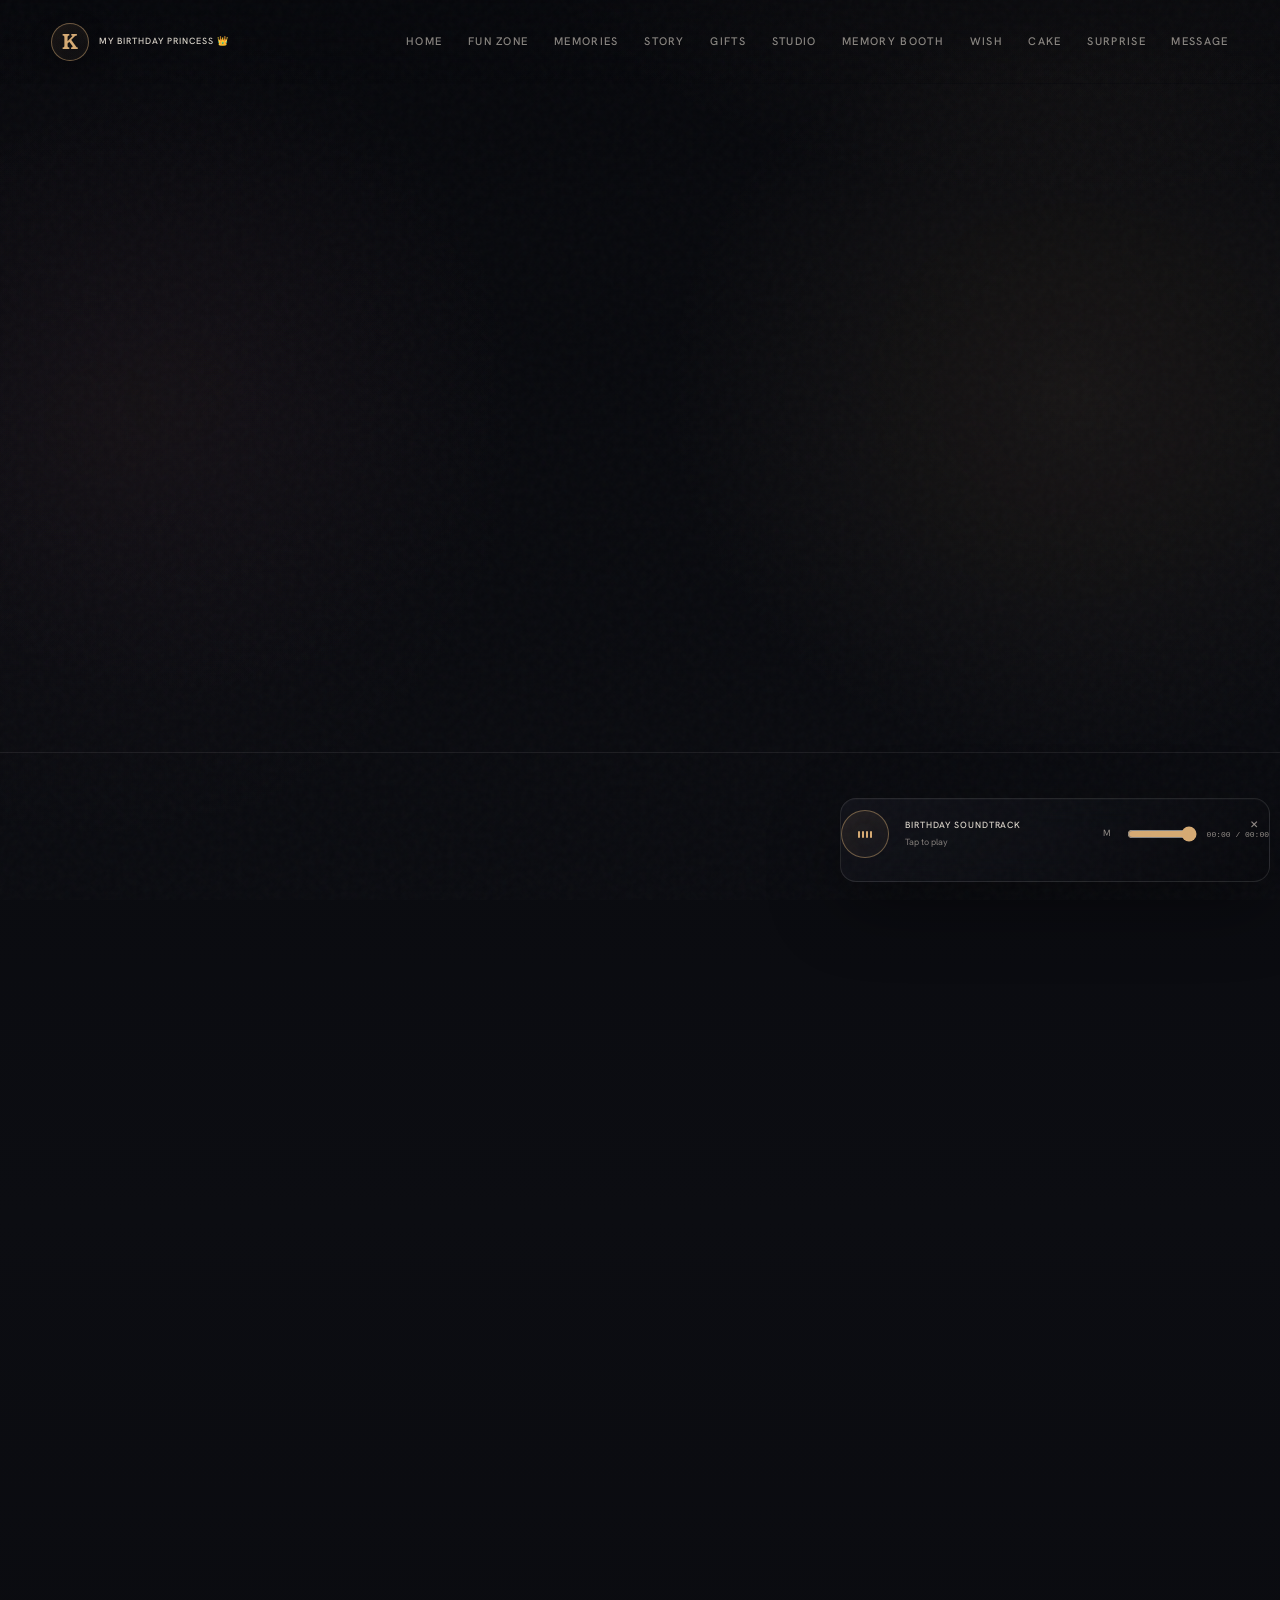
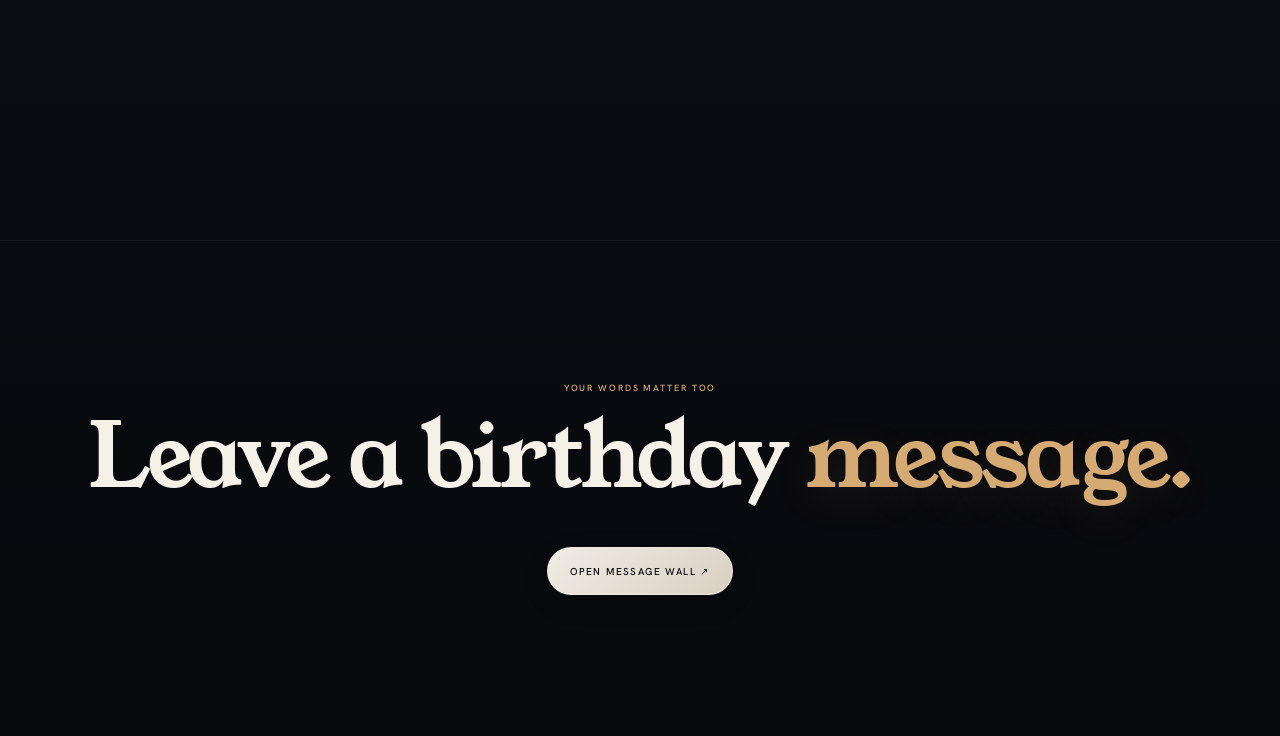
<file: wish-generator.html>
<!doctype html><html lang="en"><head><meta charset="utf-8"><meta name="viewport" content="width=device-width,initial-scale=1,viewport-fit=cover"><meta name="theme-color" content="#08090d">
<link rel="icon" href="favicon.svg" type="image/svg+xml">
<link rel="manifest" href="site.webmanifest"><meta name="description" content="Generate an original personalized birthday wish for Khushi."><title>Wish Generator · Khushi</title><link rel="preconnect" href="https://fonts.googleapis.com"><link rel="preconnect" href="https://fonts.gstatic.com" crossorigin><link href="https://fonts.googleapis.com/css2?family=Young+Serif&family=Hanken+Grotesk:wght@300;400;500;600&display=swap" rel="stylesheet"><link rel="stylesheet" href="css/style.css"><link rel="stylesheet" href="css/animations.css"><link rel="stylesheet" href="css/wish-generator.css"><script src="js/config.js" defer></script><script src="js/main.js" defer></script><script src="js/progress.js" defer></script><script src="js/easter-eggs.js" defer></script><script src="js/wish-generator.js" defer></script><link rel="stylesheet" href="css/part7-polish.css">
<link rel="preload" as="audio" href="music/birthday.mp3" type="audio/mpeg">
<link rel="stylesheet" href="css/v2-foundation.css"></head><body class="page-wish-generator"><a class="skip-link" href="#main-content">Skip to content</a><div class="page-transition" id="pageTransition" aria-hidden="true"><span class="transition-mark">K</span></div><div class="page-noise" aria-hidden="true"></div><header class="site-header"><a href="index.html" class="brand"><span class="brand-mark">K</span><span class="brand-text">My Birthday Princess 👑</span></a><button class="nav-toggle" id="navToggle" type="button" aria-label="Open navigation" aria-expanded="false"><span></span><span></span></button><nav class="site-nav" id="siteNav" aria-label="Main navigation"><a href="index.html" class="nav-link">Home</a><a href="fun-zone.html" class="nav-link">Fun Zone</a><a href="memories.html" class="nav-link">Memories</a><a href="story.html" class="nav-link">Story</a><a href="mystery-gifts.html" class="nav-link">Gifts</a><a href="sticker-studio.html" class="nav-link">Studio</a><a href="memory-booth.html" class="nav-link">Memory Booth</a><a href="wish-generator.html" class="nav-link">Wish</a><a href="cake-celebration.html" class="nav-link">Cake</a><a href="surprise.html" class="nav-link">Surprise</a><a href="message.html" class="nav-link">Message</a></nav></header><main id="main-content"><section class="page-hero wish-hero"><div class="container"><p class="eyebrow reveal">A little wish maker</p><h1 class="page-title reveal">Birthday<br><em>Wish Generator.</em></h1><p class="page-intro reveal">Pick a mood, a style and a theme. The website mixes original templates into a fresh little birthday wish — no API, no upload.</p></div></section><section class="section"><div class="container"><div class="wish-layout"><aside class="wish-panel reveal"><form id="wishForm" class="wish-fields"><div class="wish-group"><span class="wish-group-label">Mood</span><div class="choice-grid"><label class="choice"><input type="radio" name="wishMood" value="sweet" checked><span>Sweet</span></label><label class="choice"><input type="radio" name="wishMood" value="funny"><span>Funny</span></label><label class="choice"><input type="radio" name="wishMood" value="emotional"><span>Emotional</span></label><label class="choice"><input type="radio" name="wishMood" value="cute"><span>Cute</span></label></div></div><div class="wish-group"><span class="wish-group-label">Style</span><div class="choice-grid"><label class="choice"><input type="radio" name="wishStyle" value="short"><span>Short</span></label><label class="choice"><input type="radio" name="wishStyle" value="medium" checked><span>Medium</span></label><label class="choice"><input type="radio" name="wishStyle" value="long"><span>Long</span></label></div></div><div class="wish-group"><span class="wish-group-label">Theme</span><div class="choice-grid"><label class="choice"><input type="radio" name="wishTheme" value="birthday" checked><span>Birthday</span></label><label class="choice"><input type="radio" name="wishTheme" value="friendship"><span>Friendship</span></label><label class="choice"><input type="radio" name="wishTheme" value="memories"><span>Memories</span></label><label class="choice"><input type="radio" name="wishTheme" value="future"><span>Future</span></label></div></div><div class="wish-group"><label class="wish-group-label" for="wishName">Name (optional)</label><input class="wish-name" id="wishName" maxlength="40" type="text" placeholder="Khushi" autocomplete="off"></div><button class="button button--primary" type="submit">Generate wish ↗</button></form><div class="wish-achievement" id="wishAchievement" hidden><div><strong>Wish Maker unlocked ✨</strong><span>Three wishes generated.</span></div><span class="wish-achievement-badge">Achievement</span></div><div class="creative-counters"><div class="creative-counter"><strong id="wishCount">0</strong><span>Wishes generated</span></div><div class="creative-counter"><strong id="creativeTotal">0</strong><span>Creative activities</span></div><div class="creative-counter"><strong id="progressPercent">0%</strong><span>Birthday progress</span></div></div></aside><section class="wish-panel wish-output reveal"><div><span class="wish-quote-mark" aria-hidden="true">“</span><div class="wish-output-card"><blockquote id="wishOutput">Your generated wish will appear here.</blockquote><div class="wish-meta" id="wishMeta">Choose your style and press Generate.</div></div></div><div><p class="wish-status" id="wishStatus" role="status" aria-live="polite">Your wish stays in this browser unless you choose to save it.</p><div class="wish-actions"><button class="button button--primary" id="wishCopy" type="button">Copy</button><button class="button button--text" id="wishSave" type="button">Save locally</button><button class="button button--text" id="wishLoad" type="button">Load saved</button><button class="button button--text" id="wishReset" type="button">Reset</button></div></div></section></div></div></section><section class="section"><div class="container closing-content"><p class="eyebrow">Your words matter too</p><h2>Leave a birthday <em>message.</em></h2><a class="button button--primary" href="message.html">Open Message Wall ↗</a></div></section></main><div class="music-player" id="musicPlayer" aria-label="Birthday music player"><audio id="birthdayAudio" preload="none" data-src="music/birthday.mp3" loop></audio><button class="music-main" id="musicToggle" type="button" aria-label="Play birthday music" aria-pressed="false"><span class="music-bars" aria-hidden="true"><i></i><i></i><i></i><i></i></span></button><div class="music-meta"><span class="music-title">Birthday soundtrack</span><span class="music-status" id="musicStatus">Tap to play</span></div><div class="music-controls"><button type="button" id="musicMute" aria-label="Mute music">M</button><input id="musicVolume" type="range" min="0" max="1" step="0.01" value="1" aria-label="Volume"><span id="musicTime">00:00 / 00:00</span></div><input class="music-progress" id="musicProgress" type="range" min="0" max="100" step="0.1" value="0" aria-label="Music progress"><button class="music-close" id="musicClose" type="button" aria-label="Minimize music player">×</button></div></body></html>
</file>
<file: css/style.css>
:root{
--color-bg:#08090d;--color-bg-soft:#0d0f15;--color-surface:rgba(255,255,255,.045);--color-text:#f4f1eb;--color-text-soft:#c7c2bb;--color-muted:#85828a;--color-accent:#d7a96d;--color-accent-soft:rgba(215,169,109,.16);--color-line:rgba(255,255,255,.1);--color-glow:rgba(215,169,109,.12);--shadow-soft:0 18px 70px rgba(0,0,0,.22);--shadow-deep:0 35px 110px rgba(0,0,0,.36);--focus-ring:0 0 0 4px rgba(215,169,109,.12);
--font-display:"Young Serif",Georgia,serif;--font-body:"Hanken Grotesk",Arial,sans-serif;--container:1240px;--header-height:84px;--radius-md:18px;--radius-lg:28px;--ease:cubic-bezier(.22,1,.36,1);
}
*,*::before,*::after{box-sizing:border-box}html{scroll-behavior:smooth;background:var(--color-bg)}body{margin:0;min-width:320px;background:radial-gradient(circle at 50% -20%,rgba(215,169,109,.08),transparent 35%),var(--color-bg);color:var(--color-text);font-family:var(--font-body);font-size:15px;line-height:1.7;overflow-x:hidden}body.is-loading{overflow:hidden}body.nav-open{overflow:hidden}a{color:inherit;text-decoration:none}button{font:inherit}::selection{background:var(--color-accent);color:var(--color-bg)}:focus-visible{outline:2px solid var(--color-accent);outline-offset:5px}
.container{width:min(calc(100% - 48px),var(--container));margin-inline:auto}.section{position:relative;padding-block:clamp(90px,12vw,180px)}

.skip-link{position:fixed;left:16px;top:12px;z-index:1000;padding:10px 14px;border:1px solid var(--color-line);border-radius:999px;background:rgba(8,9,13,.92);color:var(--color-text);font-size:10px;letter-spacing:.12em;text-transform:uppercase;transform:translateY(-160%);transition:transform .3s var(--ease),box-shadow .3s var(--ease)}
.skip-link:focus{transform:translateY(0);box-shadow:var(--focus-ring);outline:none}
body::after{content:"";position:fixed;inset:0;z-index:-2;pointer-events:none;background:radial-gradient(circle at 12% 65%,rgba(93,67,49,.08),transparent 28%),radial-gradient(circle at 88% 28%,rgba(215,169,109,.06),transparent 25%)}
main{scroll-margin-top:calc(var(--header-height) + 18px)}
.page-noise{position:fixed;inset:0;z-index:100;pointer-events:none;opacity:.035;background-image:url("data:image/svg+xml,%3Csvg viewBox='0 0 160 160' xmlns='http://www.w3.org/2000/svg'%3E%3Cfilter id='n'%3E%3CfeTurbulence type='fractalNoise' baseFrequency='.85' numOctaves='4' stitchTiles='stitch'/%3E%3C/filter%3E%3Crect width='100%25' height='100%25' filter='url(%23n)' opacity='.8'/%3E%3C/svg%3E")}
.site-header{position:fixed;top:0;left:0;right:0;z-index:90;height:var(--header-height);padding-inline:clamp(20px,4vw,54px);display:flex;align-items:center;justify-content:space-between;border-bottom:1px solid transparent;transition:background .45s ease,border-color .45s ease,backdrop-filter .45s ease}.site-header.is-scrolled{background:rgba(8,9,13,.72);border-color:var(--color-line);backdrop-filter:blur(18px)}
.brand{display:inline-flex;align-items:center;gap:12px;z-index:2}.brand-mark{width:38px;height:38px;display:grid;place-items:center;border:1px solid rgba(215,169,109,.45);border-radius:50%;color:var(--color-accent);font-family:var(--font-display);font-size:20px;line-height:1}.brand-text{color:var(--color-text-soft);font-size:11px;font-weight:500;letter-spacing:.17em;text-transform:uppercase}
.site-nav{display:flex;align-items:center;gap:clamp(18px,2.5vw,40px)}.nav-link{position:relative;padding-block:8px;color:var(--color-muted);font-size:11px;font-weight:500;letter-spacing:.12em;text-transform:uppercase;transition:color .3s}.nav-link::after{content:"";position:absolute;left:0;bottom:0;width:0;height:1px;background:var(--color-accent);transition:width .35s var(--ease)}.nav-link:hover,.nav-link.is-active{color:var(--color-text)}.nav-link:hover::after,.nav-link.is-active::after{width:100%}.nav-toggle{display:none;width:42px;height:42px;padding:0;border:0;background:transparent;cursor:pointer}.nav-toggle span{display:block;width:22px;height:1px;margin:5px auto;background:var(--color-text);transition:transform .35s var(--ease)}
.hero{position:relative;min-height:100svh;overflow:hidden;display:flex;align-items:center;isolation:isolate}.hero::before{content:"";position:absolute;inset:0;background:radial-gradient(circle at 75% 50%,rgba(215,169,109,.12),transparent 30%),radial-gradient(circle at 20% 80%,rgba(112,81,55,.1),transparent 35%);pointer-events:none}.hero-grid{position:absolute;inset:0;opacity:.2;background-image:linear-gradient(rgba(255,255,255,.035) 1px,transparent 1px),linear-gradient(90deg,rgba(255,255,255,.035) 1px,transparent 1px);background-size:80px 80px;mask-image:linear-gradient(to bottom,transparent,black 20%,black 75%,transparent)}
.hero-content{position:relative;z-index:2;display:grid;grid-template-columns:minmax(0,1.1fr) minmax(360px,.9fr);align-items:center;gap:6vw;padding-top:var(--header-height)}.hero-copy{max-width:720px}.eyebrow{display:flex;align-items:center;gap:14px;margin:0 0 24px;color:var(--color-accent);font-size:10px;font-weight:500;letter-spacing:.2em;line-height:1.4;text-transform:uppercase}.eyebrow-line{width:36px;height:1px;background:var(--color-accent)}
.hero-title{margin:0;font-family:var(--font-display);font-size:clamp(64px,8.5vw,138px);font-weight:400;letter-spacing:-.045em;line-height:.82}.hero-title span{display:block;padding-left:.4em;color:var(--color-accent);font-style:italic}.hero-subtitle{max-width:530px;margin:40px 0 0;color:var(--color-text-soft);font-size:15px;font-weight:300;line-height:1.9}.personal-placeholder{max-width:500px;margin:14px 0 0;color:var(--color-muted);font-size:12px;font-style:italic}.hero-actions{display:flex;align-items:center;flex-wrap:wrap;gap:22px;margin-top:36px}
.button{min-height:50px;display:inline-flex;align-items:center;justify-content:center;gap:18px;padding:0 22px;border:1px solid var(--color-line);border-radius:999px;font-size:10px;font-weight:500;letter-spacing:.14em;text-transform:uppercase;transition:transform .35s var(--ease),border-color .35s,background .35s}.button:hover{transform:translateY(-3px)}.button--primary{background:var(--color-text);border-color:var(--color-text);color:var(--color-bg)}.button--primary:hover{background:var(--color-accent);border-color:var(--color-accent)}.button--text{padding-inline:4px;border-color:transparent;color:var(--color-text-soft)}.button--text:hover{color:var(--color-accent)}.button-arrow{font-size:16px;line-height:1}
.hero-visual{position:relative;width:min(40vw,560px);aspect-ratio:1;justify-self:end;display:grid;place-items:center}.hero-ring{position:absolute;border:1px solid rgba(215,169,109,.22);border-radius:50%}.hero-ring--outer{inset:4%;animation:slowRotate 28s linear infinite}.hero-ring--inner{inset:19%;border-color:rgba(255,255,255,.12);animation:slowRotateReverse 22s linear infinite}.hero-glow{position:absolute;inset:30%;border-radius:50%;background:rgba(215,169,109,.12);filter:blur(55px)}.hero-monogram{position:relative;z-index:2;width:42%;aspect-ratio:1;display:grid;place-items:center;border:1px solid rgba(215,169,109,.4);border-radius:50%;background:rgba(255,255,255,.025);box-shadow:inset 0 0 50px rgba(255,255,255,.025),0 30px 100px rgba(0,0,0,.4);backdrop-filter:blur(10px)}.hero-monogram span{color:var(--color-accent);font-family:var(--font-display);font-size:clamp(70px,9vw,130px);font-style:italic;line-height:1}.floating-word{position:absolute;color:rgba(255,255,255,.28);font-family:var(--font-display);font-size:clamp(15px,1.6vw,24px);font-style:italic}.floating-word--one{top:13%;left:5%}.floating-word--two{right:0;bottom:22%}.floating-word--three{left:16%;bottom:5%}
.scroll-indicator{position:absolute;z-index:3;left:50%;bottom:28px;display:flex;align-items:center;gap:16px;color:var(--color-muted);font-size:9px;letter-spacing:.16em;text-transform:uppercase;transform:translateX(-50%)}.scroll-line{position:relative;width:55px;height:1px;overflow:hidden;background:var(--color-line)}.scroll-line::after{content:"";position:absolute;inset:0;background:var(--color-accent);transform:translateX(-100%);animation:scrollLine 2s ease-in-out infinite}
.section-heading{max-width:640px}.section-heading--center{margin-inline:auto;text-align:center}.section-heading--center .eyebrow{justify-content:center}.section-number{display:block;margin-bottom:22px;color:var(--color-accent);font-size:10px;letter-spacing:.15em}.section-heading h2,.closing-content h2{margin:0;font-family:var(--font-display);font-size:clamp(52px,7vw,100px);font-weight:400;letter-spacing:-.035em;line-height:.88}.section-heading h2 em,.closing-content h2 em{color:var(--color-accent);font-style:italic}
.intro-section{border-top:1px solid var(--color-line)}.intro-layout{display:grid;grid-template-columns:1fr 1fr;gap:10vw}.intro-copy{padding-top:60px}.large-copy{margin:0;color:var(--color-text);font-family:var(--font-display);font-size:clamp(28px,3vw,44px);line-height:1.2}.muted-copy{max-width:460px;margin-top:35px;color:var(--color-muted);font-size:13px}
.preview-grid{display:grid;grid-template-columns:repeat(3,1fr);gap:18px;margin-top:80px}.preview-card{position:relative;min-height:520px;overflow:hidden;display:flex;align-items:flex-end;border:1px solid var(--color-line);border-radius:var(--radius-lg);background:var(--color-surface);isolation:isolate}.preview-card-bg{position:absolute;inset:0;z-index:-1;background:radial-gradient(circle at 50% 35%,rgba(215,169,109,.2),transparent 30%),linear-gradient(145deg,rgba(255,255,255,.05),transparent 60%);transition:transform .8s var(--ease)}.preview-card:nth-child(2) .preview-card-bg{background:radial-gradient(circle at 70% 25%,rgba(151,126,98,.2),transparent 32%),linear-gradient(145deg,rgba(255,255,255,.04),transparent 65%)}.preview-card:nth-child(3) .preview-card-bg{background:radial-gradient(circle at 35% 30%,rgba(174,119,82,.2),transparent 35%),linear-gradient(145deg,rgba(255,255,255,.045),transparent 65%)}.preview-card::after{content:"";position:absolute;inset:0;z-index:-1;background:linear-gradient(to top,rgba(8,9,13,.95),rgba(8,9,13,.05) 70%)}.preview-card:hover .preview-card-bg{transform:scale(1.08)}.preview-card-content{width:100%;padding:34px}.preview-number{display:block;margin-bottom:60px;color:var(--color-accent);font-size:10px;letter-spacing:.16em}.preview-label{margin:0 0 8px;color:var(--color-muted);font-size:9px;letter-spacing:.15em;text-transform:uppercase}.preview-card h3{margin:0;font-family:var(--font-display);font-size:clamp(42px,4vw,65px);font-weight:400;line-height:.9}.preview-link{display:inline-block;margin-top:28px;color:var(--color-text-soft);font-size:10px;letter-spacing:.12em;text-transform:uppercase}
.quote-block{max-width:900px;margin-inline:auto;text-align:center}.quote-mark{display:block;height:65px;color:var(--color-accent);font-family:var(--font-display);font-size:100px;line-height:1}.quote-block blockquote{margin:0;font-family:var(--font-display);font-size:clamp(35px,5vw,65px);font-style:italic;font-weight:400;line-height:1.05}.quote-line{width:50px;height:1px;margin:38px auto 18px;background:var(--color-accent)}.quote-block p{margin:0;color:var(--color-muted);font-size:10px;letter-spacing:.12em;text-transform:uppercase}.closing-content{display:flex;flex-direction:column;align-items:center;text-align:center}.closing-content .eyebrow{justify-content:center}.closing-content .button{margin-top:50px}
.page-hero{min-height:70svh;display:flex;align-items:flex-end;padding-top:180px;padding-bottom:90px;border-bottom:1px solid var(--color-line)}.page-title{max-width:900px;margin:0;font-family:var(--font-display);font-size:clamp(72px,11vw,160px);font-weight:400;letter-spacing:-.05em;line-height:.78}.page-title em{color:var(--color-accent);font-style:italic}.page-intro{max-width:560px;margin:45px 0 0;color:var(--color-muted);font-size:14px;line-height:1.9}
.fullscreen-intro{min-height:100svh;display:grid;place-items:center;padding-top:var(--header-height);text-align:center}.fullscreen-content{display:flex;flex-direction:column;align-items:center}.fullscreen-content .page-intro{margin-inline:auto}.fullscreen-content .button{margin-top:40px}.interaction-note{min-height:24px;margin-top:22px;color:var(--color-muted);font-size:11px}
.message-card{max-width:880px;margin-inline:auto;padding:clamp(28px,6vw,80px);border:1px solid var(--color-line);border-radius:var(--radius-lg);background:linear-gradient(145deg,rgba(255,255,255,.055),rgba(255,255,255,.015));box-shadow:0 24px 80px rgba(0,0,0,.28)}.message-card-top{display:flex;justify-content:space-between;gap:20px;padding-bottom:24px;border-bottom:1px solid var(--color-line);color:var(--color-muted);font-size:9px;letter-spacing:.14em;text-transform:uppercase}.message-body{padding-block:50px}.message-body p{margin:0 0 28px;color:var(--color-text-soft);font-family:var(--font-display);font-size:clamp(23px,3vw,32px);line-height:1.45}.message-signature{display:flex;flex-direction:column;gap:3px;color:var(--color-muted);font-size:10px;letter-spacing:.12em;text-transform:uppercase}.message-signature strong{color:var(--color-accent);font-family:var(--font-display);font-size:25px;font-style:italic;font-weight:500;letter-spacing:0;text-transform:none}
.site-footer{border-top:1px solid var(--color-line)}.footer-inner{min-height:150px;display:grid;grid-template-columns:1fr 1fr 1fr;align-items:center;gap:30px}.footer-brand{display:flex;align-items:center;gap:12px;color:var(--color-muted);font-size:10px;line-height:1.5}.footer-brand em{color:var(--color-accent);font-family:var(--font-display);font-size:18px}.footer-note{margin:0;color:var(--color-muted);font-size:10px;text-align:center}.footer-copy{margin:0;color:var(--color-muted);font-size:9px;letter-spacing:.1em;text-align:right;text-transform:uppercase}
.site-loader{position:fixed;inset:0;z-index:9999;display:grid;place-items:center;background:var(--color-bg);transition:opacity .7s ease,visibility .7s ease}.site-loader.is-hidden{opacity:0;visibility:hidden}.loader-content{display:flex;flex-direction:column;align-items:center;gap:5px}.loader-eyebrow{color:var(--color-muted);font-size:9px;letter-spacing:.2em;text-transform:uppercase}.loader-name{color:var(--color-accent);font-family:var(--font-display);font-size:50px;font-style:italic}.loader-line{width:160px;height:1px;margin-top:20px;background:var(--color-line);overflow:hidden}.loader-line span{display:block;width:0;height:100%;background:var(--color-accent);transition:width .15s linear}
@media (max-width:1024px){.hero-content{grid-template-columns:1fr;padding-top:130px;padding-bottom:100px}.hero-visual{position:absolute;right:-80px;top:25%;width:480px;opacity:.55;z-index:-1}.preview-grid{grid-template-columns:1fr}.preview-card{min-height:430px}.intro-layout{gap:50px}}
@media (max-width:767px){:root{--header-height:70px}.container{width:min(calc(100% - 36px),var(--container))}.site-header{padding-inline:18px}.brand-text{display:none}.nav-toggle{display:block}.site-nav{position:fixed;inset:0;z-index:1;display:flex;flex-direction:column;align-items:center;justify-content:center;gap:25px;background:rgba(8,9,13,.96);backdrop-filter:blur(24px);opacity:0;visibility:hidden;pointer-events:none;transition:opacity .35s,visibility .35s}.site-nav.is-open{opacity:1;visibility:visible;pointer-events:auto}.nav-link{font-size:13px}.nav-toggle.is-open{position:relative;z-index:3}.nav-toggle.is-open span:first-child{transform:translateY(3px) rotate(45deg)}.nav-toggle.is-open span:last-child{transform:translateY(-3px) rotate(-45deg)}.hero-content{min-height:100svh;padding-top:90px;padding-bottom:80px}.hero-visual{right:-120px;top:25%;width:390px;opacity:.35}.hero-title{font-size:clamp(62px,18vw,100px)}.hero-subtitle{margin-top:30px;font-size:13px}.hero-actions{margin-top:28px}.scroll-indicator{bottom:18px}.scroll-label{display:none}.intro-layout{grid-template-columns:1fr;gap:35px}.intro-copy{padding-top:0}.preview-grid{margin-top:50px}.preview-card{min-height:390px}.preview-card-content{padding:25px}.page-hero{min-height:58svh;padding-top:140px;padding-bottom:65px}.page-title{font-size:clamp(66px,20vw,110px)}.page-intro{margin-top:32px;font-size:13px}.footer-inner{grid-template-columns:1fr;justify-items:start;padding-block:35px}.footer-note,.footer-copy{text-align:left}.message-card-top{flex-direction:column;gap:8px}.message-body{padding-block:35px}.fullscreen-intro{padding-top:90px}}
@media (max-width:430px){.container{width:min(calc(100% - 28px),var(--container))}.hero-title{font-size:clamp(57px,19vw,82px)}.hero-title span{padding-left:.2em}.hero-visual{right:-150px;width:360px}.hero-actions{align-items:stretch;flex-direction:column}.hero-actions .button{width:100%}.section{padding-block:80px}.section-heading h2,.closing-content h2{font-size:54px}.large-copy{font-size:29px}.preview-card{min-height:340px}.page-title{font-size:clamp(60px,20vw,85px)}.button{min-height:48px}}
@media (prefers-reduced-motion:reduce){html{scroll-behavior:auto}*,*::before,*::after{animation-duration:.01ms!important;animation-iteration-count:1!important;transition-duration:.01ms!important}.hero-ring,.hero-glow,.scroll-line::after{animation:none!important}}

/* Part 2 interaction layer */
.page-transition{position:fixed;inset:0;z-index:10000;display:grid;place-items:center;background:#08090d;opacity:0;visibility:hidden;pointer-events:none;transform:scaleY(0);transform-origin:bottom}.page-transition.is-entering{opacity:1;visibility:visible;pointer-events:auto;transform:scaleY(1);transition:transform .55s var(--ease),opacity .35s}.page-transition.is-leaving{opacity:0;visibility:hidden;transform:scaleY(0);transform-origin:top;transition:transform .65s var(--ease),opacity .3s .25s}.transition-mark{width:70px;height:70px;display:grid;place-items:center;border:1px solid rgba(215,169,109,.4);border-radius:50%;color:var(--color-accent);font:italic 38px var(--font-display)}
.countdown-section{border-top:1px solid var(--color-line);background:radial-gradient(circle at 50% 45%,rgba(215,169,109,.08),transparent 32%)}.countdown-wrap{text-align:center}.countdown{display:flex;justify-content:center;align-items:center;gap:clamp(12px,3vw,35px);margin-top:70px}.countdown-item{min-width:90px}.countdown-item strong{display:block;color:var(--color-text);font:500 clamp(48px,7vw,86px)/.85 var(--font-display);letter-spacing:-.04em}.countdown-item span{display:block;margin-top:13px;color:var(--color-muted);font-size:9px;letter-spacing:.16em;text-transform:uppercase}.countdown-divider{color:var(--color-accent);font:400 45px var(--font-display);transform:translateY(-7px)}.countdown-note{margin:32px 0 0;color:var(--color-muted);font-size:10px}
.music-player{position:fixed;right:22px;bottom:22px;z-index:95;width:min(430px,calc(100vw - 28px));display:grid;grid-template-columns:52px 1fr auto;grid-template-rows:auto 5px;gap:7px 12px;padding:11px 13px;border:1px solid rgba(255,255,255,.12);border-radius:16px;background:rgba(12,13,18,.82);box-shadow:0 20px 55px rgba(0,0,0,.35);backdrop-filter:blur(20px);transition:transform .45s var(--ease),opacity .35s}.music-player.is-minimized{transform:translateY(calc(100% - 46px))}.music-main{width:48px;height:48px;display:grid;place-items:center;border:1px solid rgba(215,169,109,.4);border-radius:50%;background:transparent;color:var(--color-accent);cursor:pointer}.music-bars{height:20px;display:flex;align-items:center;gap:2px}.music-bars i{width:2px;height:7px;background:currentColor;border-radius:2px}.music-player.is-playing .music-bars i{animation:musicBar .75s ease-in-out infinite alternate}.music-player.is-playing .music-bars i:nth-child(2){animation-delay:-.3s}.music-player.is-playing .music-bars i:nth-child(3){animation-delay:-.55s}.music-player.is-playing .music-bars i:nth-child(4){animation-delay:-.15s}@keyframes musicBar{from{height:4px}to{height:17px}}.music-meta{min-width:0;display:flex;flex-direction:column;justify-content:center}.music-title{overflow:hidden;color:var(--color-text-soft);font-size:9px;font-weight:500;letter-spacing:.1em;text-overflow:ellipsis;text-transform:uppercase;white-space:nowrap}.music-status{margin-top:2px;color:var(--color-muted);font-size:9px}.music-controls{display:flex;align-items:center;gap:8px}.music-controls button{border:0;background:none;color:var(--color-muted);cursor:pointer;font-size:9px}.music-controls input{width:70px}.music-controls span{color:var(--color-muted);font:8px monospace;white-space:nowrap}.music-progress{grid-column:1/-1;width:100%;height:5px;accent-color:var(--color-accent);cursor:pointer}.music-close{position:absolute;right:5px;top:3px;border:0;background:none;color:var(--color-muted);cursor:pointer;font-size:15px}.music-player input[type=range]{accent-color:var(--color-accent)}
@media(max-width:767px){.countdown{gap:6px;margin-top:50px}.countdown-item{min-width:64px}.countdown-item strong{font-size:44px}.countdown-divider{font-size:28px}.music-player{right:10px;bottom:10px;width:calc(100vw - 20px);grid-template-columns:48px 1fr auto}.music-controls{grid-column:2/4;justify-content:flex-end}.music-controls input{width:65px}.music-controls span{font-size:7px}.music-close{right:3px}.music-player.is-minimized{transform:translateY(calc(100% - 42px))}}

.surprise-stage{position:fixed;inset:0;z-index:900;display:grid;place-items:center;overflow:hidden;background:#06070a;opacity:0;visibility:hidden;pointer-events:none}.surprise-stage.is-active{opacity:1;visibility:visible;pointer-events:auto}.surprise-content{position:relative;z-index:4;width:min(900px,calc(100% - 36px));display:flex;flex-direction:column;align-items:center;text-align:center}.surprise-kicker{margin:0 0 20px;color:var(--color-accent);font-size:9px;letter-spacing:.2em;text-transform:uppercase;opacity:0}.surprise-content h2{margin:0;font:400 clamp(65px,10vw,135px)/.78 var(--font-display);letter-spacing:-.05em;opacity:0}.surprise-content h2 em{color:var(--color-accent);font-style:italic}.surprise-photo-frame{position:relative;width:min(360px,62vw);aspect-ratio:4/5;margin:35px 0 25px;display:grid;place-items:center;overflow:hidden;border:1px solid rgba(215,169,109,.35);background:linear-gradient(145deg,rgba(255,255,255,.06),rgba(255,255,255,.015));opacity:0;transform:scale(.86)}.surprise-photo-frame img{width:100%;height:100%;object-fit:cover;opacity:0;transition:opacity .4s}.surprise-photo-frame.has-image img{opacity:1}.surprise-photo-placeholder{position:absolute;inset:0;display:grid;place-items:center;color:var(--color-muted);font:italic 24px var(--font-display);line-height:1.1}.surprise-photo-frame.has-image .surprise-photo-placeholder{display:none}.surprise-message{max-width:650px;margin:0;color:var(--color-text-soft);font:400 clamp(22px,3vw,32px)/1.25 var(--font-display);opacity:0}.surprise-actions{display:flex;flex-wrap:wrap;justify-content:center;gap:18px;margin-top:30px;opacity:0}.surprise-exit{position:absolute;z-index:5;top:20px;right:25px;border:0;background:none;color:var(--color-muted);cursor:pointer;font-size:34px}.surprise-orb{position:absolute;border-radius:50%;filter:blur(1px);opacity:.25}.orb-one{width:45vw;height:45vw;left:-15vw;top:-15vw;background:radial-gradient(circle,rgba(215,169,109,.25),transparent 65%)}.orb-two{width:55vw;height:55vw;right:-20vw;bottom:-20vw;background:radial-gradient(circle,rgba(132,95,67,.2),transparent 65%)}.surprise-particle{position:absolute;width:4px;height:4px;border-radius:50%;background:var(--color-accent);opacity:0}.confetti-piece{position:fixed;z-index:1200;top:-20px;width:7px;height:14px;pointer-events:none;opacity:0;border-radius:1px}
@media(max-width:767px){.surprise-content h2{font-size:64px}.surprise-photo-frame{width:min(270px,68vw);margin:28px 0 22px}.surprise-message{font-size:23px}.surprise-actions{flex-direction:column;width:100%}.surprise-actions .button{width:100%}}
@media(prefers-reduced-motion:reduce){.surprise-content h2,.surprise-kicker,.surprise-photo-frame,.surprise-message,.surprise-actions{opacity:1!important;transform:none!important}.surprise-stage{transition:none}}
.message-form-section{border-top:1px solid var(--color-line);background:radial-gradient(circle at 25% 50%,rgba(215,169,109,.06),transparent 34%)}
.message-form-shell{display:grid;grid-template-columns:minmax(0,.85fr) minmax(0,1.15fr);gap:clamp(40px,8vw,110px);align-items:start;max-width:1080px;margin-inline:auto;padding:clamp(28px,6vw,70px);border:1px solid var(--color-line);border-radius:var(--radius-lg);background:linear-gradient(145deg,rgba(255,255,255,.045),rgba(255,255,255,.012))}
.message-form-copy h2{margin:12px 0 20px;font-family:var(--font-display);font-size:clamp(48px,6vw,82px);font-weight:400;line-height:.92;letter-spacing:-.035em}.message-form-copy h2 em{color:var(--color-accent)}.message-form-copy>p:last-child{max-width:420px;margin:0;color:var(--color-muted);font-size:12px;line-height:1.9}
.birthday-message-form{display:grid;gap:10px}.birthday-message-form label{margin-top:3px;color:var(--color-muted);font-size:9px;letter-spacing:.16em;text-transform:uppercase}.birthday-message-form label span{color:var(--color-accent);margin-left:4px}.birthday-message-form input,.birthday-message-form textarea{width:100%;border:1px solid var(--color-line);border-radius:12px;background:rgba(6,7,10,.45);color:var(--color-text);font:inherit;outline:none;resize:vertical}.birthday-message-form input{min-height:48px;padding:12px 14px}.birthday-message-form textarea{min-height:180px;padding:14px;line-height:1.7}.birthday-message-form input::placeholder,.birthday-message-form textarea::placeholder{color:#626068}.birthday-message-form input:focus,.birthday-message-form textarea:focus{border-color:rgba(215,169,109,.58);box-shadow:0 0 0 3px rgba(215,169,109,.08)}.message-form-bottom{display:flex;align-items:center;justify-content:space-between;gap:18px;margin-top:10px}.message-form-bottom .button{flex:0 0 auto}.form-status{min-height:22px;margin:0;color:var(--color-muted);font-size:10px;line-height:1.5}.form-status[data-state=success]{color:#a7c8b0}.form-status[data-state=error]{color:#eaa4a4}
@media(max-width:800px){.message-form-shell{grid-template-columns:1fr;gap:38px}.message-form-bottom{align-items:stretch;flex-direction:column}.message-form-bottom .button{width:100%}}


/* Production integration pass */
html,body{max-width:100%;overflow-x:hidden}
img,svg,video{max-width:100%;height:auto}
button,input,textarea,select{min-width:0}
button:focus-visible,a:focus-visible,input:focus-visible,textarea:focus-visible{outline:2px solid var(--color-accent);outline-offset:3px}
.button{min-height:48px;touch-action:manipulation}
.button:disabled{cursor:not-allowed;opacity:.55;transform:none}
.hero-visual{transform:translate3d(0,var(--scroll-shift,0),0);will-change:transform}
.preview-card{transform-style:preserve-3d;backface-visibility:hidden}
.site-header{contain:paint}
.site-nav,.music-player,.lightbox,.surprise-stage{will-change:opacity,transform}
.message-form-shell{overflow:hidden}
.birthday-message-form input,.birthday-message-form textarea{box-sizing:border-box;min-height:48px;padding:12px 14px;border-color:var(--color-line);line-height:1.55}
.birthday-message-form textarea{min-height:170px}
.birthday-message-form input:focus,.birthday-message-form textarea:focus{border-color:rgba(215,169,109,.65);box-shadow:0 0 0 3px rgba(215,169,109,.08)}
.field-wrap{position:relative;display:block}
.field-count{position:absolute;right:12px;bottom:9px;color:var(--color-muted);font:9px/1.2 monospace;pointer-events:none}
.birthday-message-form textarea{padding-bottom:28px}
.message-form-bottom{display:flex;align-items:center;justify-content:space-between;gap:18px;margin-top:6px}
.form-status{min-height:24px;margin:0;color:var(--color-muted);font-size:11px}
.form-status[data-state=success]{color:#a8d7a8}.form-status[data-state=error]{color:#e6a2a2}
.message-form-bottom .button{flex:0 0 auto}
.music-player{right:max(10px,env(safe-area-inset-right));bottom:max(10px,env(safe-area-inset-bottom));max-width:calc(100vw - 20px);backdrop-filter:blur(14px);-webkit-backdrop-filter:blur(14px);contain:layout paint}
.music-player.is-playing .music-bars i{will-change:height}
.surprise-stage{padding:max(22px,env(safe-area-inset-top)) max(14px,env(safe-area-inset-right)) max(22px,env(safe-area-inset-bottom)) max(14px,env(safe-area-inset-left))}
.surprise-content{max-height:100%;overflow:auto;overscroll-behavior:contain;padding:22px 0}
.surprise-photo-frame{contain:layout paint}
.confetti-piece{position:fixed;top:-24px;z-index:1200;width:6px;height:12px;pointer-events:none;opacity:0;border-radius:1px;background:hsl(var(--confetti-hue) 55% 65%);animation:confettiFall 2.8s cubic-bezier(.2,.7,.3,1) forwards;transform:translate3d(0,-20px,0) rotate(0deg);will-change:transform,opacity}
@keyframes confettiFall{12%{opacity:.9}100%{opacity:0;transform:translate3d(var(--confetti-x),calc(85vh + 220px),0) rotate(var(--confetti-r))}}
.surprise-particle{will-change:transform,opacity}
@media(max-width:767px){
  .hero-content{min-height:100svh;padding-top:90px;padding-bottom:90px}
  .hero-visual{right:-16vw;top:25%;width:min(390px,92vw);opacity:.3}
  .site-nav{padding:90px 20px 30px}
  .music-player{left:10px;right:10px;width:auto;grid-template-columns:48px minmax(0,1fr);grid-template-rows:auto auto 5px;gap:6px 10px;padding:10px 12px 9px}
  .music-main{width:46px;height:46px}
  .music-meta{padding-right:18px}
  .music-controls{grid-column:2;grid-row:2;justify-content:flex-end;min-width:0}
  .music-controls input{width:60px;max-width:25vw}
  .music-controls span{font-size:7px}
  .music-progress{grid-column:1/-1;grid-row:3}
  .music-close{right:4px;top:1px}
  .countdown-item{min-width:0;flex:1}.countdown{width:100%;gap:5px}.countdown-divider{flex:0 0 auto}
  .message-form-bottom{align-items:stretch;flex-direction:column}.message-form-bottom .button{width:100%}
  .message-form-shell{padding:24px 18px}.birthday-message-form textarea{min-height:155px}
}
@media(max-width:430px){
  .container{width:min(calc(100% - 28px),var(--container))}
  .hero-title{font-size:clamp(57px,19vw,82px)}
  .hero-title span{padding-left:.2em}
  .hero-actions{align-items:stretch;flex-direction:column}.hero-actions .button{width:100%}
  .section{padding-block:76px}
  .section-heading h2,.closing-content h2{font-size:54px}
  .large-copy{font-size:29px}
  .preview-card{min-height:340px}
  .page-title{font-size:clamp(60px,20vw,85px)}
  .button{min-height:48px}
  .countdown{margin-top:40px}.countdown-item strong{font-size:38px}.countdown-divider{font-size:22px}
  .music-player{max-width:calc(100vw - 20px)}
}
@media(min-width:768px){.message-form-shell{min-height:420px}}
@media(prefers-reduced-motion:reduce){.hero-visual{transform:none!important;will-change:auto}.confetti-piece,.surprise-particle{animation:none!important}.site-nav,.music-player,.lightbox,.surprise-stage{will-change:auto}.preview-card{transform:none!important}}


/* Foundation upgrade: cinematic loader, atmosphere and focus-safe interactions */
.site-loader{position:fixed;inset:0;z-index:1000;display:grid;place-items:center;background:radial-gradient(circle at 50% 45%,rgba(215,169,109,.08),transparent 23%),#06070a;transition:opacity .7s var(--ease),visibility .7s}.site-loader.is-hidden{opacity:0;visibility:hidden;pointer-events:none}.loader-content{width:min(460px,calc(100% - 48px));display:flex;flex-direction:column;align-items:center;text-align:center}.loader-eyebrow{color:var(--color-muted);font-size:9px;letter-spacing:.22em;text-transform:uppercase}.loader-name{margin-top:8px;color:var(--color-accent);font:400 clamp(58px,11vw,96px)/.9 var(--font-display);font-style:italic;letter-spacing:-.04em}.loader-note{margin:18px 0 0;color:var(--color-text-soft);font-size:11px;line-height:1.7}.loader-line{width:min(280px,68vw);height:1px;margin-top:28px;overflow:hidden;background:var(--color-line)}.loader-line>span{display:block;width:0;height:100%;background:var(--color-accent);box-shadow:0 0 18px rgba(215,169,109,.35);transition:width 1.35s var(--ease)}.loader-skip{margin-top:24px;border:0;border-bottom:1px solid transparent;padding:5px 0;background:transparent;color:var(--color-muted);font-size:9px;letter-spacing:.16em;text-transform:uppercase;cursor:pointer;transition:color .25s,border-color .25s}.loader-skip:hover{color:var(--color-text);border-color:var(--color-accent)}
.hero-particles{position:absolute;inset:0;z-index:1;pointer-events:none;overflow:hidden}.hero-particle{position:absolute;width:var(--particle-size,2px);height:var(--particle-size,2px);border-radius:50%;background:rgba(255,244,225,.72);box-shadow:0 0 14px rgba(215,169,109,.32);opacity:0;animation:heroParticleFloat var(--particle-duration,7s) ease-in-out var(--particle-delay,0s) infinite}.hero-particle:nth-child(3n){background:rgba(215,169,109,.72)}.hero-particle:nth-child(4n){filter:blur(.4px)}
.hero-content,.hero-visual{z-index:2}.hero-particle{will-change:transform,opacity}.hero-grid{mix-blend-mode:screen}.hero::after{content:"";position:absolute;inset:18% 0 0;background:linear-gradient(180deg,transparent 0%,rgba(8,9,13,.16) 55%,rgba(8,9,13,.78) 100%);pointer-events:none;z-index:1}
.preview-card:focus-visible{box-shadow:var(--focus-ring);border-color:rgba(215,169,109,.58);outline:none}.button:focus-visible,.nav-toggle:focus-visible,.music-main:focus-visible,.music-close:focus-visible,.music-controls button:focus-visible{box-shadow:var(--focus-ring);outline:none}
@keyframes heroParticleFloat{0%,100%{opacity:0;transform:translate3d(0,10px,0) scale(.82)}18%{opacity:.15}48%{opacity:.7}82%{opacity:.2}100%{transform:translate3d(0,-55px,0) scale(1.12)}}
@media(max-width:767px){.loader-content{width:min(420px,calc(100% - 40px))}.hero-particles{opacity:.72}.hero::after{inset:35% 0 0}.hero-grid{opacity:.12}}
@media(prefers-reduced-motion:reduce){.hero-particle{animation:none;opacity:.12}.loader-line>span{transition:none;width:100%!important}.site-loader{transition:none}.skip-link{transition:none}}

/* Prompt 2 personal message polish */
.personal-message p{max-width:780px}
.personal-message strong{color:var(--color-text)}
.message-divider{width:54px;height:1px;margin:34px 0;background:var(--color-accent);opacity:.55}
.message-card .personal-message{font-size:13px;line-height:2}
.message-card .personal-message p{margin-top:0;margin-bottom:18px}
@media(max-width:767px){.message-card .personal-message{font-size:12px;line-height:1.9}.message-divider{margin:27px 0}}

/* Prompt 6 creative links */
.fun-dashboard-actions{display:flex;flex-wrap:wrap;gap:8px}.fun-dashboard-actions .fun-storage-note{width:100%;margin-top:4px}
</file>
<file: css/animations.css>
.reveal{opacity:0;transform:translate3d(0,28px,0)}
.reveal.is-visible{opacity:1;transform:none;transition:opacity .8s var(--ease),transform .8s var(--ease)}
.reveal-on-load{opacity:0;transform:translate3d(0,24px,0)}
.page-loaded .reveal-on-load{opacity:1;transform:none;transition:opacity 1s var(--ease),transform 1s var(--ease)}
.page-loaded .hero-title{animation:titleReveal 1.05s var(--ease) both;animation-delay:.12s}
.page-loaded .hero-subtitle{animation:fadeUp .85s var(--ease) both;animation-delay:.35s}
.page-loaded .hero-actions{animation:fadeUp .85s var(--ease) both;animation-delay:.5s}
@keyframes titleReveal{from{opacity:0;transform:translateY(36px);clip-path:inset(0 0 100% 0)}to{opacity:1;transform:none;clip-path:inset(0 0 0 0)}}
@keyframes fadeUp{from{opacity:0;transform:translateY(18px)}to{opacity:1;transform:none}}
@keyframes slowRotate{from{transform:rotate(0)}to{transform:rotate(360deg)}}
@keyframes slowRotateReverse{from{transform:rotate(360deg)}to{transform:rotate(0)}}
@keyframes scrollLine{0%{transform:translateX(-110%)}50%,100%{transform:translateX(110%)}}
@keyframes pulseGlow{0%,100%{opacity:.45;transform:scale(.98)}50%{opacity:.7;transform:scale(1.02)}}
.hero-glow{animation:pulseGlow 6s ease-in-out infinite}
@media(prefers-reduced-motion:reduce){html{scroll-behavior:auto}.hero-ring,.hero-glow,.scroll-line::after,.music-player.is-playing .music-bars i{animation:none!important}.reveal,.reveal-on-load{opacity:1;transform:none}.page-loaded .hero-title,.page-loaded .hero-subtitle,.page-loaded .hero-actions{animation:none}.lightbox,.surprise-stage,.timeline-extra{transition:none!important}}
</file>
<file: css/cake-celebration.css>
.page-cake-celebration{background:radial-gradient(circle at 50% 18%,rgba(215,169,109,.1),transparent 35%),#08090d}.cake-hero{padding-top:150px;padding-bottom:40px}.cake-celebration-stage{position:relative;min-height:650px;display:grid;place-items:center;border:1px solid var(--color-line);border-radius:30px;overflow:hidden;background:radial-gradient(circle at 50% 50%,rgba(255,255,255,.035),transparent 45%)}.cake-ambient{position:absolute;width:60%;height:60%;border-radius:50%;background:radial-gradient(circle,rgba(215,169,109,.13),transparent 68%);filter:blur(10px)}.cake-plate{position:absolute;bottom:135px;width:min(440px,72vw);height:26px;border-radius:50%;background:rgba(255,255,255,.08);box-shadow:0 18px 50px rgba(0,0,0,.5)}.cake-art{position:relative;width:min(330px,58vw);height:230px;transform:translateY(35px)}.cake-layer{position:absolute;left:5%;width:90%;border-radius:12px;background:linear-gradient(180deg,#a97862,#704d45);box-shadow:0 14px 25px rgba(0,0,0,.25)}.cake-upper{height:70px;top:60px}.cake-lower{height:72px;top:120px}.cake-base{position:absolute;left:0;bottom:0;width:100%;height:50px;border-radius:9px;background:linear-gradient(180deg,#57423f,#392c2b)}.cake-top{position:absolute;left:4%;top:42px;width:92%;height:55px;border-radius:50%;background:linear-gradient(180deg,#e8bca0,#b87969);z-index:2}.candles{position:absolute;top:0;left:18%;right:18%;display:flex;justify-content:space-around;z-index:4}.cake-candle{width:44px;height:75px;border:0;background:repeating-linear-gradient(135deg,#d7a96d 0 8px,#8d6c55 8px 16px);border-radius:5px;position:relative;cursor:pointer;touch-action:manipulation}.cake-candle i{position:absolute;left:50%;top:-25px;width:15px;height:22px;transform:translateX(-50%);border-radius:50% 50% 50% 50%;background:#f0c391;box-shadow:0 0 24px rgba(240,195,145,.7)}.cake-candle.is-out i{opacity:0;transform:translate(-50%,8px) scale(.3);transition:.3s}.cake-slice{position:absolute;right:-2%;top:66px;width:31%;height:126px;border-radius:10px;background:linear-gradient(180deg,#d99b81,#6c4941);opacity:0;transform-origin:left center;z-index:3}.cake-slice.is-separated{opacity:1;transform:translate(35px,-5px) rotate(3deg);transition:transform .65s cubic-bezier(.2,.8,.2,1),opacity .3s}.cake-knife{position:absolute;top:220px;left:50%;font-size:46px;opacity:0;transform:translateX(-50%) rotate(-35deg);transition:.5s;z-index:6;pointer-events:none}.cake-knife.is-cutting{opacity:1;transform:translateX(-50%) translateY(55px) rotate(-25deg)}.cake-status{position:absolute;bottom:70px;left:20px;right:20px;text-align:center;color:var(--color-muted);font-size:13px}.cake-message{position:absolute;inset:0;z-index:8;display:grid;place-items:center;align-content:center;text-align:center;padding:30px;background:rgba(8,9,13,.88);backdrop-filter:blur(10px)}.cake-message h2{font:400 clamp(44px,7vw,82px)/.9 var(--font-display);margin:10px 0}.cake-message p{max-width:560px;color:var(--color-muted);line-height:1.8}.cake-actions{display:flex;justify-content:center;gap:12px;flex-wrap:wrap;margin-top:28px}.cake-confetti{position:absolute;top:35%;width:7px;height:14px;background:var(--color-accent);z-index:9;animation:cakeFall 2.5s ease forwards;pointer-events:none}@keyframes cakeFall{to{transform:translate3d(var(--x),350px,0) rotate(500deg);opacity:0}}@media(max-width:600px){.cake-celebration-stage{min-height:570px}.cake-plate{bottom:125px}.cake-art{transform:translateY(25px)}.cake-candle{width:40px;height:65px}.cake-status{bottom:50px}.cake-actions .button{width:100%}}
@media(prefers-reduced-motion:reduce){.cake-slice.is-separated{transition:none}.cake-confetti{display:none}}
</file>
<file: css/part7-polish.css>
/* Prompt 7 — responsive, accessibility, performance and UX polish */
:root{
  --touch-target:44px;
  --safe-top:env(safe-area-inset-top,0px);
  --safe-right:env(safe-area-inset-right,0px);
  --safe-bottom:env(safe-area-inset-bottom,0px);
  --safe-left:env(safe-area-inset-left,0px);
}
html{
  -webkit-text-size-adjust:100%;
  text-size-adjust:100%;
  scroll-padding-top:clamp(76px,9vw,112px);
}
body{
  min-width:320px;
  overflow-x:clip;
}
img,svg,video,canvas{
  max-width:100%;
}
img{
  height:auto;
}
button,
input[type="button"],
input[type="submit"],
input[type="reset"],
select{
  min-height:var(--touch-target);
}
textarea,
input[type="text"],
input[type="search"],
input[type="email"],
input[type="password"],
input[type="number"],
input[type="url"]{
  min-height:var(--touch-target);
}
button,
a,
input,
select,
textarea{
  -webkit-tap-highlight-color:transparent;
}
:where(button,a,input,select,textarea):focus-visible{
  outline:2px solid var(--color-accent,#d7a96d);
  outline-offset:4px;
}
.site-header{
  padding-top:var(--safe-top);
}
.site-header,
.music-player{
  padding-left:max(0px,var(--safe-left));
  padding-right:max(0px,var(--safe-right));
}
.music-player{
  bottom:max(18px,var(--safe-bottom));
}
.site-nav{
  max-height:calc(100svh - var(--safe-top) - var(--safe-bottom) - 88px);
  overflow:auto;
  overscroll-behavior:contain;
}
.page-section,
.section-shell{
  min-width:0;
}
.memory-card,
.story-chapter,
.fun-card,
.studio-panel,
.booth-panel,
.wish-panel,
.game-panel,
.game-shell{
  min-width:0;
}
.memory-placeholder,
.chapter-media-visual,
.lightbox-media,
.booth-preview-wrap,
.studio-canvas,
.puzzle-board,
.game-arena{
  contain:layout paint;
}
.game-panel,
.game-shell,
.lightbox,
.modal,
.dialog{
  overscroll-behavior:contain;
}
.lightbox{
  padding-top:max(54px,var(--safe-top));
  padding-right:max(14px,var(--safe-right));
  padding-bottom:max(92px,var(--safe-bottom));
  padding-left:max(14px,var(--safe-left));
}
.lightbox-nav,
.lightbox-close{
  min-width:var(--touch-target);
  min-height:var(--touch-target);
}
.lightbox-media video{
  width:100%;
  height:100%;
  max-width:100%;
  object-fit:contain;
}
video{
  background:#07080c;
}
chapter-video-wrap,
.chapter-video-wrap{
  max-width:100%;
}
.chapter-video-wrap video{
  display:block;
  width:100%;
  height:auto;
  max-height:70vh;
  object-fit:contain;
}
input[type="range"]{
  min-height:var(--touch-target);
}
[data-state="error"]{
  overflow-wrap:anywhere;
}
@media (max-width:767px){
  .site-header{
    top:0;
  }
  .site-nav{
    padding-bottom:max(20px,var(--safe-bottom));
  }
  .music-player{
    right:max(14px,var(--safe-right));
    left:max(14px,var(--safe-left));
    width:auto;
    max-width:calc(100vw - 28px - var(--safe-left) - var(--safe-right));
  }
  .music-player.is-minimized{
    left:auto;
    max-width:min(180px,calc(100vw - 28px - var(--safe-right)));
  }
  .page-hero,
  .fun-hero,
  .studio-hero,
  .booth-hero,
  .wish-hero{
    padding-top:clamp(100px,21vw,140px);
  }
  .memory-grid,
  .fun-grid{
    min-width:0;
  }
  .memory-card,
  .fun-card{
    width:100%;
  }
  .game-controls,
  .game-actions,
  .booth-actions,
  .studio-actions{
    width:100%;
  }
  .game-actions > *,
  .booth-actions > *,
  .studio-actions > *{
    flex:1 1 160px;
  }
}
@media (max-width:430px){
  .lightbox{
    padding-inline:10px;
  }
  .lightbox-figure figcaption{
    padding-inline:46px;
  }
  .game-shell,
  .game-panel{
    padding-inline:14px;
  }
  .fun-card{
    min-height:240px;
    padding:22px 18px;
  }
  .fun-card-title{
    font-size:clamp(30px,9vw,40px);
  }
  .game-stats{
    grid-template-columns:repeat(3,minmax(0,1fr));
  }
  .game-stats span{
    min-width:0;
    overflow-wrap:anywhere;
  }
}
@media (orientation:landscape) and (max-height:520px){
  .site-nav{
    max-height:calc(100svh - 64px - var(--safe-top) - var(--safe-bottom));
  }
  .lightbox-media{
    height:min(74svh,560px);
  }
}
@media (prefers-reduced-motion:reduce){
  html{
    scroll-behavior:auto!important;
  }
  *,
  *::before,
  *::after{
    scroll-behavior:auto!important;
  }
  .memory-card,
  .fun-card,
  .preview-card,
  .music-player,
  .site-nav,
  .lightbox{
    transition-duration:0.01ms!important;
    animation-duration:0.01ms!important;
    animation-iteration-count:1!important;
  }
}
</file>
<file: css/final-celebration.css>
/* ============================================================
   PHASE 09 — FINAL CELEBRATION
   ============================================================ */
.final-celebration-entry{margin:26px auto 0;padding:26px 22px;max-width:760px;border:1px solid var(--color-line);border-radius:24px;background:linear-gradient(145deg,rgba(255,255,255,.045),rgba(215,169,109,.045));box-shadow:0 22px 60px rgba(0,0,0,.28);text-align:center;}
.final-celebration-entry__inner{max-width:620px;margin:0 auto;}
.final-celebration-entry h2{margin:.25rem 0 .5rem;font:500 clamp(32px,5vw,52px)/.95 var(--font-display);}
.final-celebration-entry p{color:var(--color-muted);line-height:1.75;margin:.45rem auto 1.1rem;}

.final-celebration{position:fixed;inset:0;z-index:1200;display:grid;place-items:center;overflow:auto;padding:clamp(18px,4vw,42px);background:#07080c;color:#f8f1e9;isolation:isolate;}
.final-celebration[hidden]{display:none;}
.final-celebration__backdrop{position:absolute;inset:0;background:radial-gradient(circle at 50% 28%,rgba(215,169,109,.14),transparent 38%),radial-gradient(circle at 15% 85%,rgba(148,73,77,.11),transparent 28%),rgba(4,5,8,.95);z-index:-3;}
.final-celebration__atmosphere{position:absolute;inset:0;overflow:hidden;pointer-events:none;z-index:-2;}
.final-celebration__orb{position:absolute;border-radius:50%;filter:blur(18px);opacity:.55;}
.final-celebration__orb--one{width:34vw;height:34vw;max-width:520px;max-height:520px;left:-10vw;top:8vh;background:radial-gradient(circle,rgba(215,169,109,.18),transparent 66%);}
.final-celebration__orb--two{width:30vw;height:30vw;max-width:420px;max-height:420px;right:-7vw;bottom:7vh;background:radial-gradient(circle,rgba(164,76,85,.14),transparent 68%);}
.final-celebration__tree{position:absolute;left:50%;bottom:-8vh;width:min(760px,82vw);height:min(520px,52vh);transform:translateX(-50%);opacity:.12;border-radius:48% 48% 8% 8%/60% 60% 10% 10%;background:radial-gradient(circle at 50% 20%,rgba(243,216,176,.34),transparent 20%),radial-gradient(circle at 35% 40%,rgba(213,157,104,.18),transparent 21%),radial-gradient(circle at 68% 38%,rgba(213,157,104,.18),transparent 20%),linear-gradient(90deg,transparent 0 46%,rgba(112,75,59,.18) 47% 53%,transparent 54%);filter:blur(.2px);}
.final-celebration__scene{position:relative;width:min(1160px,100%);display:grid;grid-template-columns:minmax(260px,.82fr) minmax(250px,.72fr);gap:clamp(24px,6vw,74px);align-items:center;}
.final-celebration__copy{align-self:center;}
.final-celebration__copy h2{margin:.2rem 0 .8rem;font:500 clamp(54px,7vw,98px)/.86 var(--font-display);letter-spacing:-.025em;}
.final-celebration__copy h2 em{font-style:italic;color:#f1d5b3;}
.final-celebration__status{max-width:430px;color:rgba(246,238,230,.72);line-height:1.7;margin:0;}
.final-phone{position:relative;width:min(320px,58vw);aspect-ratio:10/20.5;margin-inline:auto;border-radius:42px;padding:9px;background:linear-gradient(145deg,#30343a,#0d0f13 36%,#040507 100%);box-shadow:0 40px 100px rgba(0,0,0,.62),0 0 0 1px rgba(255,255,255,.08),inset 0 0 0 1px rgba(255,255,255,.04);transform:translateY(28px) scale(.96);opacity:0;will-change:transform,opacity;}
.final-phone.is-visible{opacity:1;transform:translateY(0) scale(1);}
.final-phone__hardware{position:absolute;inset:0;pointer-events:none;}
.final-phone__speaker{position:absolute;top:13px;left:50%;width:23%;height:5px;border-radius:999px;background:rgba(0,0,0,.76);transform:translateX(-50%);z-index:5;}
.final-phone__camera{position:absolute;top:10px;left:11%;width:10px;height:10px;border-radius:50%;background:#1d2228;box-shadow:0 0 0 2px rgba(255,255,255,.08);z-index:5;}
.final-phone__screen{position:relative;height:100%;border-radius:34px;overflow:hidden;background:radial-gradient(circle at 50% 10%,rgba(214,166,104,.16),transparent 34%),linear-gradient(180deg,#11151a,#080b10 44%,#0b0d12);box-shadow:inset 0 0 0 1px rgba(255,255,255,.06),inset 0 0 50px rgba(0,0,0,.32);}
.final-phone__screen::after{content:"";position:absolute;inset:-20%;pointer-events:none;background:linear-gradient(110deg,transparent 38%,rgba(255,255,255,.07) 48%,transparent 58%);transform:translateX(-75%) skewX(-12deg);opacity:.5;}
.final-phone__statusbar{position:absolute;top:18px;left:18px;right:18px;display:flex;gap:6px;justify-content:center;font:600 10px/1 var(--font-body);letter-spacing:.14em;text-transform:uppercase;color:rgba(246,238,230,.46);z-index:4;}
.final-phone__screen-content{position:absolute;inset:58px 18px 18px;display:flex;flex-direction:column;z-index:3;}
.final-phone__screen-content[hidden]{display:none;}
.final-phone__screen-content--sleep{align-items:center;justify-content:center;text-align:center;}
.final-phone__sleep-kicker{margin:0;font:500 11px/1.4 var(--font-body);letter-spacing:.22em;text-transform:uppercase;color:rgba(246,238,230,.66);}
.final-phone__sleep-glow{width:120px;height:120px;margin-top:26px;border-radius:50%;background:radial-gradient(circle,rgba(234,202,159,.24),rgba(234,202,159,.03) 44%,transparent 70%);}
.final-phone__screen-content--active{justify-content:center;}
.final-phone__incoming-label{margin:0 8px 12px;font:500 10px/1.2 var(--font-body);letter-spacing:.17em;text-transform:uppercase;color:rgba(246,238,230,.5);}
.final-phone__message-preview{display:flex;align-items:center;gap:10px;width:100%;padding:13px;border:1px solid rgba(241,213,179,.14);border-radius:16px;background:rgba(255,255,255,.045);color:#f7eee4;text-align:left;cursor:pointer;box-shadow:0 12px 24px rgba(0,0,0,.18);transition:transform .22s ease,border-color .22s ease,background .22s ease;}
.final-phone__message-preview:hover,.final-phone__message-preview:focus-visible{transform:translateY(-2px);border-color:rgba(241,213,179,.34);background:rgba(255,255,255,.065);}
.final-phone__message-preview strong,.final-phone__message-preview small{display:block;}
.final-phone__message-preview strong{font:600 13px/1.2 var(--font-body);}
.final-phone__message-preview small{margin-top:4px;color:rgba(246,238,230,.5);font:400 10px/1.2 var(--font-body);}
.final-phone__message-dot{width:8px;height:8px;flex:none;border-radius:50%;background:#e8bc90;box-shadow:0 0 14px rgba(232,188,144,.7);}
.final-phone__screen-content--message{gap:12px;}
.final-phone__message-head{display:flex;align-items:center;justify-content:space-between;gap:12px;}
.final-phone__message-head strong,.final-phone__message-kicker{display:block;}
.final-phone__message-kicker{font:500 9px/1.2 var(--font-body);letter-spacing:.18em;text-transform:uppercase;color:rgba(246,238,230,.44);margin-bottom:3px;}
.final-phone__message-head strong{font:600 12px/1.2 var(--font-body);}
.final-phone__mini-close{width:34px;height:34px;border-radius:50%;border:1px solid rgba(255,255,255,.12);background:rgba(255,255,255,.04);color:#f7eee4;font-size:18px;cursor:pointer;}
.final-phone__letter{flex:1;min-height:0;overflow:auto;padding:16px;border-radius:16px;background:linear-gradient(160deg,#f1e5d4,#eadcc8);color:#352923;box-shadow:0 14px 30px rgba(0,0,0,.25);font:400 11px/1.65 var(--font-body);text-align:left;}
.final-phone__letter p{margin:0 0 10px;}
.final-phone__letter p:last-child{margin-bottom:0;}
.final-phone__letter strong{font-weight:700;}
.final-phone__message-actions{display:flex;gap:8px;flex-wrap:wrap;}
.final-phone__message-actions .button{min-height:34px;padding:.55rem .75rem;font-size:10px;}
.final-phone__screen-action{position:absolute;left:50%;bottom:-52px;transform:translateX(-50%);min-height:42px;padding:.68rem 1rem;border:1px solid rgba(241,213,179,.24);border-radius:999px;background:rgba(8,10,14,.88);color:#f7eee4;font:600 11px/1 var(--font-body);letter-spacing:.06em;cursor:pointer;box-shadow:0 10px 26px rgba(0,0,0,.34);}
.final-phone__screen-action[hidden]{display:none;}
.final-celebration__actions{grid-column:1 / -1;display:flex;justify-content:center;gap:10px;flex-wrap:wrap;margin-top:12px;}
.final-celebration__actions .button{min-height:44px;}
.final-celebration.is-message-open .final-phone{width:min(760px,92vw);aspect-ratio:auto;min-height:min(660px,80vh);max-height:80vh;}
.final-celebration.is-message-open .final-phone__screen{min-height:100%;}
.final-celebration.is-message-open .final-phone__screen-content--message{inset:58px 18px 18px;}
.final-celebration.is-message-open .final-phone__screen-content--message .final-phone__letter{font-size:12px;line-height:1.72;padding:20px;}
.final-celebration.is-complete .final-celebration__status{color:#f1d5b3;}

@media(max-width:900px){
  .final-celebration__scene{grid-template-columns:1fr;gap:28px;justify-items:center;text-align:center;}
  .final-celebration__copy{max-width:650px;}
  .final-celebration__status{margin-inline:auto;}
  .final-celebration__actions{grid-column:auto;}
  .final-celebration.is-message-open .final-phone{width:min(720px,94vw);max-height:none;min-height:min(650px,78vh);}
}
@media(max-width:600px){
  .final-celebration{padding:18px 14px calc(22px + env(safe-area-inset-bottom));}
  .final-celebration__scene{gap:18px;}
  .final-celebration__copy h2{font-size:clamp(44px,15vw,70px);}
  .final-phone{width:min(270px,76vw);border-radius:36px;}
  .final-phone__screen{border-radius:28px;}
  .final-phone__screen-content{inset:54px 14px 14px;}
  .final-phone__letter{font-size:10.5px;line-height:1.62;padding:14px;}
  .final-phone__screen-action{bottom:-48px;white-space:nowrap;}
  .final-celebration.is-message-open .final-phone{width:min(100%,94vw);min-height:72vh;max-height:74vh;}
  .final-celebration.is-message-open .final-phone__screen-content--message{inset:54px 14px 14px;}
  .final-celebration__actions{width:100%;}
  .final-celebration__actions .button{width:100%;}
}
@media(prefers-reduced-motion:reduce){
  .final-phone,.final-phone__message-preview{transition:none!important;}
  .final-phone__screen::after{display:none;}
}

.final-noscript-phone{max-width:420px;margin:24px auto;padding:12px;border-radius:34px;background:linear-gradient(145deg,#2d3137,#07080b);box-shadow:0 24px 60px rgba(0,0,0,.45);}
.final-noscript-phone__screen{min-height:420px;display:grid;place-items:center;align-content:center;text-align:center;padding:34px 28px;border-radius:27px;background:radial-gradient(circle at 50% 20%,rgba(215,169,109,.13),transparent 38%),#0b0e13;color:#f8f0e7;}
.final-noscript-phone__screen h2{font:500 42px/.95 var(--font-display);margin:8px 0 12px;}
.final-noscript-phone__screen p{color:var(--color-muted);line-height:1.7;max-width:300px;}
</file>
<file: css/memory-booth.css>
.memory-booth-shell{display:grid;grid-template-columns:minmax(0,1.1fr) minmax(290px,.9fr);gap:24px}.booth-stage{min-height:500px;position:relative;overflow:hidden}.booth-preview-wrap{position:relative;aspect-ratio:4/5;max-width:620px;margin:0 auto;border-radius:24px;overflow:hidden;background:linear-gradient(145deg,#13131b,#07080c)}.booth-video,.booth-canvas{position:absolute;inset:0;width:100%;height:100%;object-fit:cover}.booth-video{display:none;transform:scaleX(-1);background:#07080c}.booth-canvas{display:none}.booth-demo{position:absolute;inset:0;width:100%;height:100%;object-fit:cover}.booth-overlay{position:absolute;inset:0;pointer-events:none}.booth-overlay::before{content:"";position:absolute;inset:0;border:10px solid rgba(255,255,255,.12);border-radius:22px}.booth-frame--classic::before{box-shadow:inset 0 0 0 1px rgba(215,169,109,.5),inset 0 0 80px rgba(215,169,109,.12)}.booth-frame--midnight::before{box-shadow:inset 0 0 0 1px rgba(167,164,255,.45),inset 0 0 120px rgba(95,86,200,.18)}.booth-frame--soft::before{box-shadow:inset 0 0 0 1px rgba(255,190,216,.55),inset 0 0 100px rgba(255,190,216,.12)}.booth-frame--stars::before{box-shadow:inset 0 0 0 1px rgba(255,255,255,.32),inset 0 0 100px rgba(215,169,109,.12)}.booth-frame--minimal::before{box-shadow:inset 0 0 0 1px rgba(255,255,255,.22)}.booth-caption{position:absolute;left:7%;right:7%;bottom:7%;padding:12px 16px;border-radius:15px;background:rgba(8,9,13,.54);backdrop-filter:blur(10px);color:#fff;text-align:center;font:500 clamp(18px,3vw,28px) var(--font-display);line-height:1.08}.booth-sticker{position:absolute;font-size:clamp(28px,5vw,54px);filter:drop-shadow(0 6px 14px rgba(0,0,0,.25))}.booth-sticker.s1{left:10%;top:9%}.booth-sticker.s2{right:10%;top:14%}.booth-sticker.s3{right:11%;bottom:18%}.booth-sticker.s4{left:11%;bottom:21%}.booth-controls{display:flex;flex-direction:column;gap:16px}.booth-panel{padding:20px;border:1px solid var(--color-line);border-radius:22px;background:rgba(255,255,255,.02)}.booth-panel h3{margin:0 0 12px;font:600 25px var(--font-display)}.mode-tabs{display:grid;grid-template-columns:1fr 1fr;gap:8px}.mode-tab{min-height:48px;border:1px solid var(--color-line);background:transparent;border-radius:14px;color:var(--color-muted);cursor:pointer}.mode-tab.is-active{background:rgba(215,169,109,.09);border-color:rgba(215,169,109,.42);color:var(--color-accent)}.frame-grid{display:grid;grid-template-columns:repeat(5,minmax(0,1fr));gap:7px}.frame-button{min-height:54px;border:1px solid var(--color-line);border-radius:12px;background:rgba(255,255,255,.02);color:var(--color-text);font-size:10px;cursor:pointer}.frame-button.is-active{border-color:var(--color-accent);box-shadow:0 0 0 2px rgba(215,169,109,.1)}.booth-caption-presets{display:flex;flex-wrap:wrap;gap:7px}.caption-preset{min-height:44px;padding:8px 10px;border:1px solid var(--color-line);border-radius:999px;background:rgba(255,255,255,.02);color:var(--color-muted);cursor:pointer;font-size:10px}.booth-caption-input{width:100%;min-height:96px;resize:vertical}.booth-sticker-pick{display:grid;grid-template-columns:repeat(6,minmax(0,1fr));gap:7px}.booth-sticker-pick button{min-height:44px;border:1px solid var(--color-line);background:transparent;border-radius:12px;font-size:20px;cursor:pointer}.booth-actions{display:flex;flex-wrap:wrap;gap:8px}.privacy-note{margin:0;font-size:10px;line-height:1.6;color:var(--color-muted)}
@media(max-width:900px){.memory-booth-shell{grid-template-columns:1fr}.booth-stage{order:1}.booth-controls{order:2}}
@media(max-width:600px){.frame-grid{grid-template-columns:repeat(3,minmax(0,1fr))}.booth-sticker-pick{grid-template-columns:repeat(6,minmax(0,1fr))}.booth-panel{padding:15px}.booth-stage{padding:14px}.booth-preview-wrap{border-radius:20px}.booth-overlay::before{border-width:7px}}

.booth-actions--stage{margin-top:16px}
</file>
<file: css/mystery-gifts.css>
.page-mystery{background:radial-gradient(circle at 50% 15%,rgba(215,169,109,.1),transparent 32%),#08090d}.mystery-hero{padding-top:150px;padding-bottom:50px}.mystery-head{max-width:900px}.gift-progress{display:flex;justify-content:space-between;gap:20px;margin-top:45px;color:var(--color-muted);font-size:11px;letter-spacing:.08em;text-transform:uppercase}.gift-progress strong{color:var(--color-text)}.mystery-progress{height:5px;margin-top:12px;background:rgba(255,255,255,.07);border-radius:99px;overflow:hidden}.mystery-progress span{display:block;width:0;height:100%;background:linear-gradient(90deg,var(--color-accent),#f0c391);transition:width .5s var(--ease)}.mystery-grid{display:grid;grid-template-columns:repeat(5,1fr);gap:14px}.mystery-gift{position:relative;min-height:270px;border:1px solid var(--color-line);border-radius:22px;background:linear-gradient(145deg,rgba(255,255,255,.05),rgba(255,255,255,.012));color:var(--color-text);cursor:pointer;overflow:hidden;display:grid;place-items:center;touch-action:manipulation;transition:transform .35s,border-color .35s,background .35s}.mystery-gift:hover,.mystery-gift:focus-visible{transform:translateY(-6px);border-color:rgba(215,169,109,.48);outline:none;box-shadow:var(--focus-ring)}.gift-number{position:absolute;top:20px;left:20px;color:var(--color-muted);font:10px monospace;letter-spacing:.16em}.gift-emoji{font-size:76px;filter:drop-shadow(0 18px 20px rgba(0,0,0,.35));transition:transform .5s}.mystery-gift:hover .gift-emoji{transform:translateY(-5px) rotate(-2deg)}.mystery-gift.is-opening .gift-emoji{animation:giftShake .4s ease}.mystery-gift.is-open .gift-emoji{transform:scale(1.08) translateY(-5px)}.gift-name{position:absolute;bottom:20px;left:20px;right:20px;font:400 26px/.95 var(--font-display)}.gift-lid,.gift-ribbon{position:absolute;pointer-events:none}.gift-lid{width:100px;height:18px;top:46%;border-radius:5px;background:rgba(215,169,109,.16)}.gift-ribbon{width:10px;height:120px;background:rgba(215,169,109,.16)}.mystery-result{max-width:760px;margin:50px auto 0;padding:35px;border:1px solid var(--color-line);border-radius:22px;background:rgba(255,255,255,.025);text-align:center}.result-kicker{font-size:10px;text-transform:uppercase;letter-spacing:.18em;color:var(--color-muted)}.mystery-result h2{font:400 clamp(38px,5vw,64px)/.95 var(--font-display);margin:12px 0}.mystery-result p:last-child{color:var(--color-muted);line-height:1.8}.final-gift{position:relative;text-align:center;margin:60px auto;padding:65px 20px;border:1px solid rgba(215,169,109,.28);border-radius:28px;background:radial-gradient(circle,rgba(215,169,109,.08),transparent 55%),rgba(255,255,255,.02);overflow:hidden}.final-gift-glow{position:absolute;inset:10%;background:radial-gradient(circle,rgba(215,169,109,.12),transparent 60%);filter:blur(12px)}.final-box{position:relative;width:110px;height:110px;margin:0 auto 22px;display:grid;place-items:center;font-size:72px;cursor:pointer;touch-action:manipulation;transition:transform .4s}.final-box:hover,.final-box:focus-visible{transform:scale(1.08) rotate(-3deg);outline:none}.final-box.is-open{transform:scale(1.2) rotate(3deg)}.final-gift h2{font:400 clamp(42px,6vw,72px)/.9 var(--font-display);margin:10px 0}.final-gift p{color:var(--color-muted)}.mystery-actions{display:flex;justify-content:center;gap:12px;flex-wrap:wrap;margin-top:40px}@keyframes giftShake{0%,100%{transform:translateX(0)}25%{transform:translateX(-7px) rotate(-3deg)}75%{transform:translateX(7px) rotate(3deg)}}@media(max-width:900px){.mystery-grid{grid-template-columns:repeat(3,1fr)}}@media(max-width:600px){.mystery-hero{padding-top:125px}.mystery-grid{grid-template-columns:repeat(2,1fr);gap:10px}.mystery-gift{min-height:220px}.gift-emoji{font-size:62px}.gift-name{font-size:22px}.gift-progress{font-size:9px}.mystery-actions .button{width:100%}}
.global-secret-toast{position:fixed;z-index:10000;left:50%;bottom:24px;transform:translate(-50%,20px);opacity:0;pointer-events:none;padding:12px 18px;border:1px solid rgba(215,169,109,.35);border-radius:999px;background:rgba(10,11,15,.92);backdrop-filter:blur(14px);color:#fff;font-size:12px;transition:.3s}.global-secret-toast.is-visible{opacity:1;transform:translate(-50%,0)}.global-confetti{position:fixed;z-index:10001;top:-12px;width:6px;height:12px;background:var(--color-accent);animation:globalFall 2.5s ease forwards;pointer-events:none}@keyframes globalFall{to{transform:translate3d(var(--x),105vh,0) rotate(500deg);opacity:0}}
</file>
<file: css/sticker-studio.css>
.studio-hero,.booth-hero,.wish-hero{padding-top:145px}.studio-grid{display:grid;grid-template-columns:minmax(0,1.35fr) minmax(280px,.65fr);gap:28px;align-items:start}.studio-canvas-wrap,.booth-stage,.wish-panel{border:1px solid var(--color-line);background:linear-gradient(145deg,rgba(255,255,255,.055),rgba(255,255,255,.018));border-radius:28px;padding:22px;box-shadow:var(--shadow-soft)}.studio-canvas{position:relative;aspect-ratio:4/5;max-height:720px;margin:0 auto;overflow:hidden;border-radius:22px;background:radial-gradient(circle at 25% 18%,rgba(215,169,109,.16),transparent 28%),linear-gradient(145deg,#15121a,#08090d 65%);touch-action:none;user-select:none}.studio-canvas::before{content:"";position:absolute;inset:0;background:linear-gradient(135deg,rgba(255,255,255,.06),transparent 42%,rgba(215,169,109,.04));pointer-events:none}.studio-canvas-title{position:absolute;left:6%;top:6%;color:rgba(255,255,255,.8);font:600 clamp(24px,4vw,42px)/1.05 var(--font-display);max-width:75%;pointer-events:none}.studio-canvas-subtitle{position:absolute;left:6%;top:17%;color:rgba(255,255,255,.5);font-size:10px;letter-spacing:.16em;text-transform:uppercase;pointer-events:none}.studio-sticker{position:absolute;left:50%;top:50%;min-width:42px;min-height:42px;display:grid;place-items:center;padding:0;border:1px solid transparent;background:transparent;color:#fff;font-size:42px;line-height:1;cursor:grab;transform:translate(-50%,-50%) rotate(var(--rot,0deg)) scale(var(--scale,1));transform-origin:center;touch-action:none;z-index:1}.studio-sticker:active{cursor:grabbing}.studio-sticker.is-selected{outline:2px solid var(--color-accent);outline-offset:5px;filter:drop-shadow(0 0 14px rgba(215,169,109,.25))}.studio-sticker button{position:absolute}.studio-side{display:flex;flex-direction:column;gap:18px}.studio-panel{padding:20px;border:1px solid var(--color-line);border-radius:22px;background:rgba(255,255,255,.02)}.studio-panel h3{margin:0 0 14px;font:600 25px var(--font-display)}.sticker-tray{display:grid;grid-template-columns:repeat(4,minmax(0,1fr));gap:8px}.sticker-tool,.studio-control{min-height:48px;border:1px solid var(--color-line);border-radius:14px;background:rgba(255,255,255,.025);color:var(--color-text);cursor:pointer}.sticker-tool{font-size:25px}.sticker-tool:hover,.sticker-tool:focus-visible,.studio-control:hover,.studio-control:focus-visible{border-color:rgba(215,169,109,.5);color:var(--color-accent)}.studio-control-grid{display:grid;grid-template-columns:repeat(2,minmax(0,1fr));gap:8px}.preset-list{display:grid;gap:8px}.preset-button{width:100%;min-height:48px;text-align:left;padding:12px 14px}.studio-actions{display:flex;flex-wrap:wrap;gap:8px}.studio-status,.booth-status,.wish-status{min-height:1.4em;color:var(--color-muted);font-size:11px}.studio-hint{margin:0;color:var(--color-muted);font-size:11px;line-height:1.6}.studio-export-note{font-size:10px;color:var(--color-muted);margin:0}.creative-progress{display:grid;grid-template-columns:repeat(3,minmax(0,1fr));gap:12px;margin-top:20px}.creative-stat{padding:16px;border:1px solid var(--color-line);border-radius:18px;background:rgba(255,255,255,.02)}.creative-stat strong{display:block;font:600 24px var(--font-display);color:var(--color-text)}.creative-stat span{font-size:9px;color:var(--color-muted);letter-spacing:.12em;text-transform:uppercase}.preset-button strong{display:block;font-size:12px}.preset-button span{display:block;margin-top:3px;font-size:10px;color:var(--color-muted)}
@media(max-width:900px){.studio-grid{grid-template-columns:1fr}.studio-canvas-wrap{order:1}.studio-side{order:2}.studio-canvas{max-height:none}.creative-progress{grid-template-columns:1fr}}
@media(max-width:430px){.studio-canvas-wrap,.studio-panel{padding:14px;border-radius:20px}.sticker-tray{grid-template-columns:repeat(4,1fr)}.studio-control-grid{grid-template-columns:1fr 1fr}.studio-canvas-title{font-size:29px}.studio-canvas-subtitle{font-size:8px}}
@media(prefers-reduced-motion:reduce){.studio-sticker{transition:none!important}}

.studio-actions--stage{margin-top:14px}
</file>
<file: css/pin-experience.css>
/* ================================================================
   Khushie V2 — Phase 04
   PIN gate + cinematic birthday-number reveal
   Surprise-page scoped. Extends the V2 foundation.
   ================================================================ */

.page-surprise {
  --pin-ivory: #f4ede1;
  --pin-muted: #aaa39a;
  --pin-line: rgba(238, 220, 190, .15);
  --pin-line-strong: rgba(232, 201, 157, .48);
  --pin-gold: #e8c99d;
  --pin-rose: #c98d89;
  --pin-panel: rgba(18, 18, 23, .62);
}

.surprise-stage {
  padding: max(22px, env(safe-area-inset-top)) max(14px, env(safe-area-inset-right))
    max(22px, env(safe-area-inset-bottom)) max(14px, env(safe-area-inset-left));
  background:
    radial-gradient(55vw 45vw at 50% 35%, rgba(232, 201, 157, .06), transparent 70%),
    radial-gradient(50vw 50vw at 15% 90%, rgba(169, 102, 120, .035), transparent 72%),
    #06070a;
}

.surprise-stage.is-active {
  overflow: hidden;
}

.surprise-gate,
.surprise-number-stage,
.surprise-content {
  width: min(960px, calc(100% - 20px));
}

.surprise-gate,
.surprise-number-stage {
  position: absolute;
  inset: 0;
  margin: auto;
  display: grid;
  place-items: center;
  padding: 34px 16px;
  opacity: 0;
  visibility: hidden;
  pointer-events: none;
  transition: opacity .45s ease, visibility 0s linear .45s;
}

.surprise-gate.is-active,
.surprise-number-stage.is-active {
  opacity: 1;
  visibility: visible;
  pointer-events: auto;
  transition: opacity .45s ease, visibility 0s;
}

.birthday-pin {
  width: min(390px, 100%);
  padding: clamp(26px, 5vw, 42px);
  border: 1px solid var(--pin-line);
  border-radius: 24px;
  background:
    linear-gradient(145deg, rgba(255, 255, 255, .05), rgba(255, 255, 255, .015)),
    var(--pin-panel);
  box-shadow: 0 34px 90px rgba(0, 0, 0, .36), inset 0 1px 0 rgba(255, 255, 255, .04);
  backdrop-filter: blur(24px);
  -webkit-backdrop-filter: blur(24px);
  text-align: center;
}

.birthday-pin__eyebrow {
  margin: 0 0 10px;
  color: var(--pin-gold);
  font-size: 9px;
  letter-spacing: .24em;
  text-transform: uppercase;
}

.birthday-pin__title {
  margin: 0;
  color: var(--pin-ivory);
  font: 400 clamp(42px, 7vw, 72px) / .9 var(--font-display);
  letter-spacing: -.035em;
}

.birthday-pin__hint {
  max-width: 32em;
  margin: 18px auto 0;
  color: var(--pin-muted);
  font-size: 12px;
  line-height: 1.8;
}

.birthday-pin__dots {
  display: flex;
  justify-content: center;
  gap: clamp(11px, 3vw, 16px);
  margin: 30px 0 26px;
}

.birthday-pin__dot {
  width: 14px;
  height: 14px;
  border: 1px solid rgba(238, 220, 190, .35);
  border-radius: 50%;
  background: transparent;
  box-shadow: 0 0 0 rgba(232, 201, 157, 0);
  transition: background .18s ease, border-color .18s ease, transform .18s ease, box-shadow .18s ease;
}

.birthday-pin__dot.is-filled {
  border-color: var(--pin-gold);
  background: var(--pin-gold);
  transform: scale(.9);
  box-shadow: 0 0 18px rgba(232, 201, 157, .2);
}

.birthday-pin__dot.is-success {
  background: var(--pin-rose);
  border-color: var(--pin-rose);
  box-shadow: 0 0 24px rgba(201, 141, 137, .28);
}

.birthday-pin__status {
  min-height: 24px;
  margin: 0 0 18px;
  color: var(--pin-muted);
  font-size: 10px;
  line-height: 1.5;
}

.birthday-pin__status[data-state="error"] {
  color: #dfa6a6;
}

.birthday-pin__status[data-state="success"] {
  color: #dfc49b;
}

.birthday-pin__keypad {
  width: min(300px, 100%);
  margin-inline: auto;
  display: grid;
  grid-template-columns: repeat(3, 1fr);
  gap: 10px;
}

.birthday-pin__key {
  min-height: 58px;
  border: 1px solid rgba(238, 220, 190, .12);
  border-radius: 14px;
  background: rgba(255, 255, 255, .028);
  color: var(--pin-ivory);
  cursor: pointer;
  font: 500 16px/1 var(--font-sans);
  transition: transform .18s ease, border-color .18s ease, background .18s ease, color .18s ease;
  touch-action: manipulation;
}

.birthday-pin__key:hover {
  border-color: rgba(232, 201, 157, .34);
  background: rgba(255, 255, 255, .05);
}

.birthday-pin__key:active {
  transform: translateY(1px) scale(.985);
}

.birthday-pin__key:focus-visible {
  outline: 2px solid var(--pin-gold);
  outline-offset: 3px;
}

.birthday-pin__key--secondary {
  color: var(--pin-muted);
  font-size: 10px;
  letter-spacing: .08em;
  text-transform: uppercase;
}

.birthday-pin__key--zero {
  grid-column: 2;
}

.birthday-pin__fallback {
  display: none;
  margin-top: 20px;
}

.birthday-pin__fallback.is-visible {
  display: inline-flex;
}

.birthday-pin.is-error {
  animation: birthdayPinShake .28s ease;
}

@keyframes birthdayPinShake {
  0%, 100% { transform: translateX(0); }
  25% { transform: translateX(-5px); }
  75% { transform: translateX(5px); }
}

/* ----------------------------------------------------------------
   Birthday number stage
   ---------------------------------------------------------------- */

.surprise-number-stage {
  text-align: center;
}

.birthday-number-stage__atmosphere {
  position: absolute;
  inset: 12% 18%;
  border-radius: 50%;
  background: radial-gradient(circle, rgba(232, 201, 157, .09), transparent 68%);
  filter: blur(8px);
  pointer-events: none;
}

.birthday-number-stage__copy {
  position: relative;
  z-index: 2;
  display: flex;
  flex-direction: column;
  align-items: center;
}

.birthday-number-stage__eyebrow {
  margin: 0 0 20px;
  color: var(--pin-gold);
  font-size: 9px;
  letter-spacing: .28em;
  text-transform: uppercase;
  opacity: 0;
}

.birthday-number-stage__number {
  margin: 0;
  color: var(--pin-ivory);
  font: 400 clamp(150px, 28vw, 380px) / .7 var(--font-display);
  letter-spacing: -.065em;
  opacity: 0;
  transform: scale(.9);
  text-shadow: 0 0 60px rgba(232, 201, 157, .12);
}

.birthday-number-stage__number::after {
  content: "";
  display: block;
  width: min(170px, 28vw);
  height: 1px;
  margin: 28px auto 0;
  background: linear-gradient(90deg, transparent, rgba(232, 201, 157, .56), transparent);
  opacity: .8;
}

.birthday-number-stage__date {
  margin: 28px 0 0;
  color: var(--pin-muted);
  font-size: 10px;
  letter-spacing: .22em;
  text-transform: uppercase;
  opacity: 0;
}

.birthday-number-stage__sweep {
  position: absolute;
  width: min(60vw, 760px);
  height: 1px;
  background: linear-gradient(90deg, transparent, rgba(253, 240, 214, .75), transparent);
  box-shadow: 0 0 30px rgba(232, 201, 157, .28);
  transform: translateX(-65vw) rotate(-8deg);
  opacity: 0;
  pointer-events: none;
}

.birthday-number-stage__continue {
  position: absolute;
  visibility: hidden;
  z-index: 4;
  bottom: max(26px, env(safe-area-inset-bottom));
  opacity: 0;
  pointer-events: none;
}

.birthday-number-stage__continue.is-visible {
  visibility: visible;
  opacity: 1;
  pointer-events: auto;
}

.birthday-number-stage.is-reduced .birthday-number-stage__eyebrow,
.birthday-number-stage.is-reduced .birthday-number-stage__number,
.birthday-number-stage.is-reduced .birthday-number-stage__date,
.birthday-number-stage.is-reduced .birthday-number-stage__continue {
  opacity: 1;
  transform: none;
}

.surprise-stage.is-number-reveal .surprise-particles {
  opacity: .35;
}

@media (max-width: 767px) {
  .birthday-pin {
    width: min(380px, calc(100vw - 28px));
    border-radius: 20px;
    padding: 24px 18px 20px;
  }

  .birthday-pin__title {
    font-size: clamp(40px, 12vw, 58px);
  }

  .birthday-pin__hint {
    font-size: 11px;
  }

  .birthday-pin__key {
    min-height: 60px;
  }

  .birthday-number-stage__number {
    font-size: clamp(132px, 42vw, 280px);
  }

  .birthday-number-stage__date {
    font-size: 9px;
  }
}

@media (max-width: 430px) {
  .birthday-pin__dots {
    margin-top: 24px;
  }

  .birthday-pin__keypad {
    gap: 8px;
  }

  .birthday-pin__key {
    min-height: 56px;
  }
}

@media (prefers-reduced-motion: reduce) {
  .birthday-pin,
  .birthday-pin__dot,
  .birthday-pin__key,
  .birthday-pin__status,
  .birthday-number-stage__number,
  .birthday-number-stage__eyebrow,
  .birthday-number-stage__date,
  .birthday-number-stage__sweep,
  .birthday-number-stage__continue {
    animation: none !important;
    transition: none !important;
  }

  .birthday-number-stage__atmosphere {
    filter: none;
  }
}
</file>
<file: css/surprise-journey.css>
/* ============================================================
   KHUSHIE V2 — PHASE 08
   Surprise Journey presentation layer
   Reuses Phase 02/03/04/05/06/07 tokens and controls.
   ============================================================ */

.surprise-content {
  width: min(1120px, calc(100% - 36px));
  max-height: min(92svh, 980px);
  overflow: auto;
  overscroll-behavior: contain;
  padding: 28px 0 36px;
}

.surprise-hub {
  width: 100%;
  display: grid;
  gap: 28px;
}

.surprise-hub__head {
  max-width: 760px;
  margin-inline: auto;
  text-align: center;
}

.surprise-hub__eyebrow {
  margin: 0 0 12px;
  color: var(--color-accent);
  font-size: 10px;
  letter-spacing: .2em;
  text-transform: uppercase;
}

.surprise-hub__title {
  margin: 0;
  color: var(--color-text);
  font: 400 clamp(58px, 8vw, 104px)/.82 var(--font-display);
  letter-spacing: -.05em;
}

.surprise-hub__title em {
  color: var(--color-accent);
  font-style: italic;
}

.surprise-hub__intro {
  max-width: 660px;
  margin: 20px auto 0;
  color: var(--color-text-soft);
  font-size: 14px;
  line-height: 1.7;
}

.surprise-hub__progress {
  display: grid;
  grid-template-columns: auto auto minmax(140px, 280px) minmax(0, 1fr);
  align-items: center;
  gap: 10px 12px;
  max-width: 700px;
  margin: 22px auto 0;
  padding: 12px 14px;
  border: 1px solid rgba(215,169,109,.18);
  border-radius: 999px;
  background: rgba(255,255,255,.025);
  text-align: left;
}

.surprise-hub__progress-label {
  color: var(--color-muted);
  font-size: 10px;
  letter-spacing: .16em;
  text-transform: uppercase;
}

.surprise-hub__progress strong {
  color: var(--color-text);
  font: 600 14px var(--font-body);
  white-space: nowrap;
}

.surprise-hub__progress-track {
  display: block;
  height: 3px;
  overflow: hidden;
  border-radius: 999px;
  background: rgba(255,255,255,.08);
}

.surprise-hub__progress-track span {
  display: block;
  width: 0;
  height: 100%;
  background: linear-gradient(90deg, var(--color-accent), rgba(215,169,109,.45));
  transition: width .45s ease;
}

.surprise-hub__progress-status {
  color: var(--color-muted);
  font-size: 11px;
  white-space: nowrap;
  overflow: hidden;
  text-overflow: ellipsis;
}

.surprise-hub__grid {
  display: grid;
  grid-template-columns: repeat(4, minmax(0, 1fr));
  gap: 14px;
}

.surprise-moment {
  position: relative;
  display: flex;
  flex-direction: column;
  min-height: 330px;
  padding: 22px;
  border: 1px solid rgba(255,255,255,.09);
  border-radius: 22px;
  background: linear-gradient(160deg, rgba(255,255,255,.055), rgba(255,255,255,.018));
  box-shadow: 0 22px 70px rgba(0,0,0,.22);
  transition: transform .3s ease, border-color .3s ease, background .3s ease;
}

.surprise-moment:hover {
  transform: translateY(-4px);
  border-color: rgba(215,169,109,.34);
  background: linear-gradient(160deg, rgba(215,169,109,.08), rgba(255,255,255,.02));
}

.surprise-moment:focus-within {
  border-color: rgba(215,169,109,.5);
}

.surprise-moment.is-complete {
  border-color: rgba(215,169,109,.38);
  background: linear-gradient(160deg, rgba(215,169,109,.095), rgba(255,255,255,.018));
}

.surprise-moment__top {
  display: flex;
  align-items: center;
  justify-content: space-between;
}

.surprise-moment__number {
  color: var(--color-accent);
  font: 600 11px var(--font-body);
  letter-spacing: .14em;
}

.surprise-moment__mark {
  color: rgba(255,255,255,.4);
  font-size: 20px;
}

.surprise-moment__eyebrow {
  margin: 28px 0 10px;
  color: var(--color-muted);
  font-size: 9px;
  letter-spacing: .18em;
  text-transform: uppercase;
}

.surprise-moment h3 {
  margin: 0;
  color: var(--color-text);
  font: 400 clamp(33px, 3vw, 48px)/.9 var(--font-display);
  letter-spacing: -.04em;
}

.surprise-moment h3 em {
  color: var(--color-accent);
  font-style: italic;
}

.surprise-moment > p:not(.surprise-moment__eyebrow) {
  margin: 18px 0 22px;
  color: var(--color-text-soft);
  font-size: 12px;
  line-height: 1.7;
}

.surprise-moment__action {
  width: 100%;
  margin-top: auto;
}

.surprise-moment__state {
  display: block;
  margin-top: 11px;
  color: var(--color-muted);
  font-size: 10px;
  text-align: center;
}

.surprise-moment.is-complete .surprise-moment__state {
  color: var(--color-accent);
}

.surprise-moment.is-complete .surprise-moment__state::before {
  content: "✓ ";
}

.surprise-moment--celebration {
  border-style: dashed;
}

.surprise-hub__completion {
  display: grid;
  grid-template-columns: auto 1fr;
  gap: 16px;
  align-items: center;
  padding: 18px 20px;
  border: 1px solid rgba(215,169,109,.24);
  border-radius: 18px;
  background: rgba(215,169,109,.06);
}

.surprise-hub__completion-mark {
  display: grid;
  width: 42px;
  height: 42px;
  place-items: center;
  border-radius: 50%;
  background: rgba(215,169,109,.1);
  color: var(--color-accent);
}

.surprise-hub__completion h3 {
  margin: 3px 0 5px;
  color: var(--color-text);
  font: 500 28px/1.05 var(--font-display);
}

.surprise-hub__completion p {
  margin: 0;
  color: var(--color-text-soft);
  font-size: 12px;
  line-height: 1.55;
}

.surprise-hub__footer {
  display: flex;
  justify-content: center;
  flex-wrap: wrap;
  gap: 10px;
}

.surprise-personal {
  width: min(900px, 100%);
  margin-inline: auto;
  text-align: center;
}

.surprise-personal[hidden] {
  display: none;
}

.surprise-hub[hidden] {
  display: none;
}

.surprise-personal__bar {
  display: flex;
  justify-content: space-between;
  align-items: center;
  gap: 12px;
  margin-bottom: 16px;
}

.surprise-personal__label {
  color: var(--color-muted);
  font-size: 9px;
  letter-spacing: .18em;
  text-transform: uppercase;
}

.surprise-personal .surprise-photo-frame {
  margin-inline: auto;
}

.surprise-personal .surprise-actions {
  opacity: 1;
  transform: none;
}

.surprise-personal.is-opening .surprise-kicker,
.surprise-personal.is-opening #surpriseTitle,
.surprise-personal.is-opening .surprise-photo-frame,
.surprise-personal.is-opening .surprise-message,
.surprise-personal.is-opening .surprise-actions {
  opacity: 1;
  transform: none;
}

@media (max-width: 1080px) {
  .surprise-hub__grid { grid-template-columns: repeat(2, minmax(0, 1fr)); }
}

@media (max-width: 767px) {
  .surprise-content { width: min(100% - 24px, 700px); max-height: calc(100svh - 32px); padding-top: 16px; }
  .surprise-hub { gap: 20px; }
  .surprise-hub__title { font-size: clamp(48px, 15vw, 76px); }
  .surprise-hub__intro { font-size: 12px; }
  .surprise-hub__progress { grid-template-columns: auto auto 1fr; border-radius: 16px; }
  .surprise-hub__progress-status { grid-column: 1 / -1; }
  .surprise-hub__grid { grid-template-columns: 1fr; gap: 12px; }
  .surprise-moment { min-height: 0; padding: 18px; }
  .surprise-moment:hover { transform: none; }
  .surprise-hub__footer { flex-direction: column; }
  .surprise-hub__footer .button { width: 100%; }
  .surprise-personal__bar { align-items: flex-start; flex-direction: column; }
}

@media (prefers-reduced-motion: reduce) {
  .surprise-moment,
  .surprise-hub__progress-track span { transition: none !important; }
  .surprise-moment:hover { transform: none; }
}
</file>
<file: css/wish-generator.css>
.wish-layout{display:grid;grid-template-columns:minmax(280px,.72fr) minmax(0,1.28fr);gap:24px;align-items:start}.wish-panel{padding:24px}.wish-fields{display:grid;gap:14px}.wish-group{display:grid;gap:8px}.wish-group legend,.wish-group-label{font-size:10px;color:var(--color-muted);letter-spacing:.13em;text-transform:uppercase}.choice-grid{display:grid;grid-template-columns:repeat(2,minmax(0,1fr));gap:8px}.choice{position:relative}.choice input{position:absolute;opacity:0;pointer-events:none}.choice span{min-height:48px;padding:12px 14px;display:flex;align-items:center;border:1px solid var(--color-line);border-radius:14px;color:var(--color-muted);cursor:pointer;font-size:11px}.choice input:checked + span{border-color:rgba(215,169,109,.5);background:rgba(215,169,109,.08);color:var(--color-accent)}.wish-name{min-height:50px}.wish-output{min-height:420px;display:flex;flex-direction:column;justify-content:space-between}.wish-output-card{flex:1;padding:28px;border-radius:22px;border:1px solid var(--color-line);background:radial-gradient(circle at 20% 15%,rgba(215,169,109,.08),transparent 28%),linear-gradient(145deg,rgba(255,255,255,.035),rgba(255,255,255,.01))}.wish-output-card blockquote{margin:0;color:var(--color-text-soft);font:400 clamp(24px,3vw,38px)/1.35 var(--font-display);white-space:pre-wrap}.wish-meta{display:flex;flex-wrap:wrap;gap:8px;margin-top:18px;color:var(--color-muted);font-size:9px;letter-spacing:.1em;text-transform:uppercase}.wish-actions{display:flex;flex-wrap:wrap;gap:8px;margin-top:16px}.wish-quote-mark{font:600 68px/1 var(--font-display);color:rgba(215,169,109,.45)}.wish-achievement{display:flex;align-items:center;justify-content:space-between;gap:15px;padding:14px 16px;border:1px solid var(--color-line);border-radius:18px;margin-top:14px}.wish-achievement strong{display:block;font-size:12px}.wish-achievement span{display:block;margin-top:3px;color:var(--color-muted);font-size:10px}.wish-achievement-badge{padding:7px 10px;border-radius:999px;background:rgba(215,169,109,.09);color:var(--color-accent);font-size:9px;letter-spacing:.1em;text-transform:uppercase}.creative-counters{display:grid;grid-template-columns:repeat(3,minmax(0,1fr));gap:10px;margin-top:18px}.creative-counter{padding:14px 15px;border:1px solid var(--color-line);border-radius:16px}.creative-counter strong{display:block;font:600 24px var(--font-display)}.creative-counter span{display:block;font-size:9px;color:var(--color-muted);text-transform:uppercase;letter-spacing:.1em}
@media(max-width:820px){.wish-layout{grid-template-columns:1fr}.wish-output{min-height:360px}}
@media(max-width:430px){.wish-panel{padding:16px}.choice-grid{grid-template-columns:1fr 1fr}.wish-output-card{padding:20px}.wish-output-card blockquote{font-size:25px}.creative-counters{grid-template-columns:1fr}}
</file>
